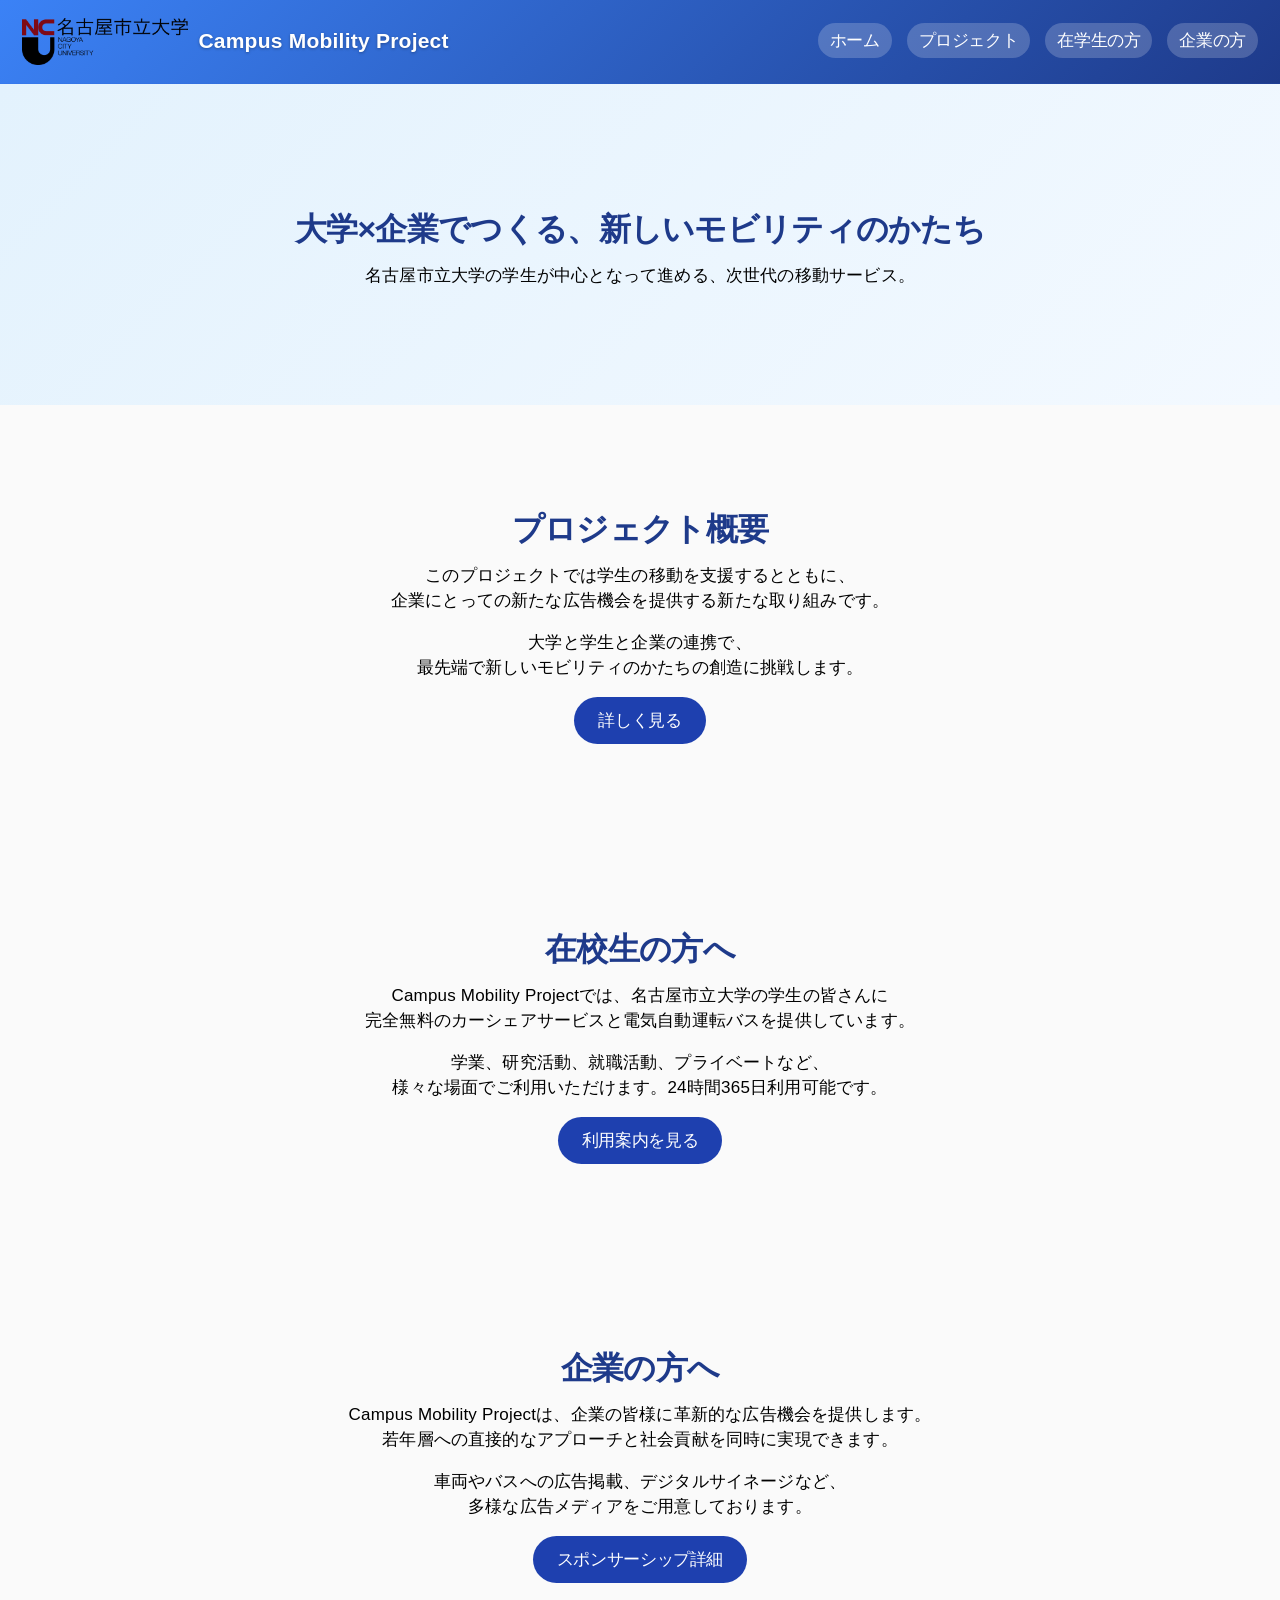
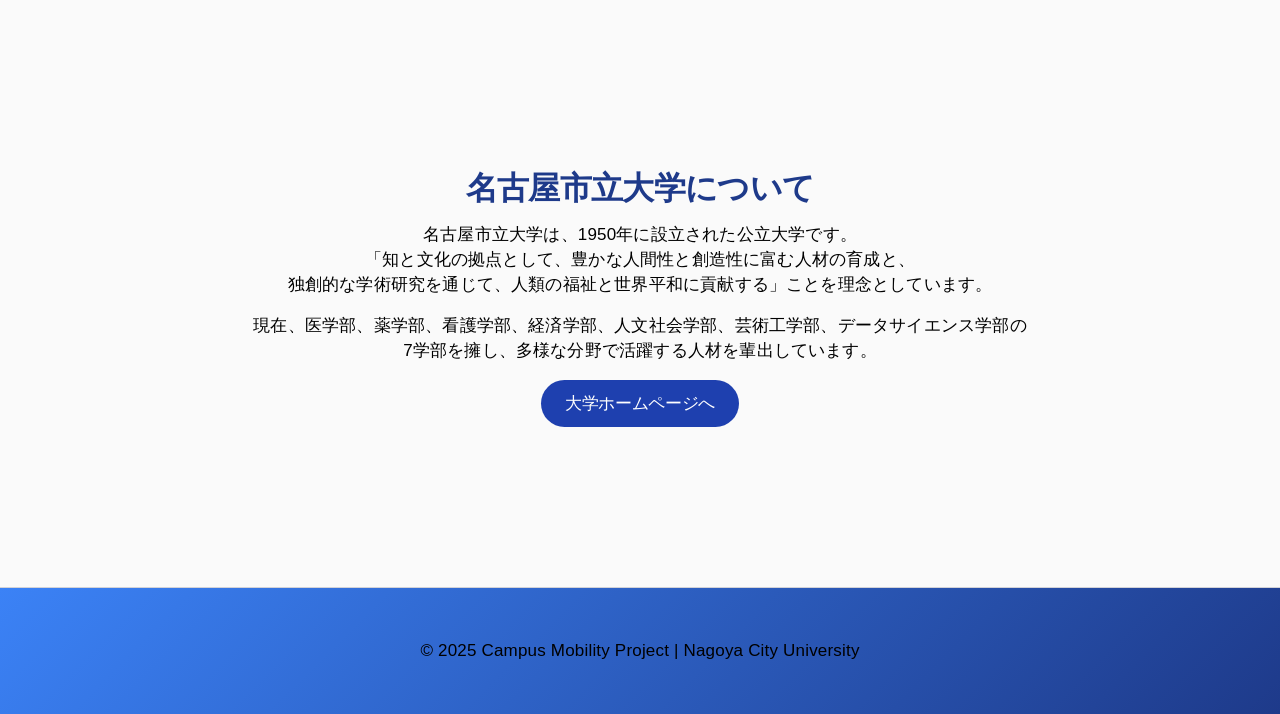
<file: index.html>
<!DOCTYPE html>
<html lang="ja">
<head>
  <meta charset="UTF-8">
  <meta name="viewport" content="width=device-width, initial-scale=1.0">
  <title>Campus Mobility Project - 大学生カーリースサービス</title>
  <link rel="preconnect" href="https://fonts.googleapis.com">
  <link rel="preconnect" href="https://fonts.gstatic.com" crossorigin>
  <link href="https://fonts.googleapis.com/css2?family=Poppins:wght@300;400;600;700&display=swap" rel="stylesheet">
  <link rel="stylesheet" href="style.css">
</head>
<body>
  <header>
    <div class="logo-area">
      <img src="images/ncu_logo.png" alt="名古屋市立大学ロゴ" class="logo">
      <h1>Campus Mobility Project</h1>
    </div>
    <nav>
      <ul>
        <li><a href="index.html">ホーム</a></li>
        <li><a href="about.html">プロジェクト</a></li>
        <li><a href="student.html">在学生の方</a></li>
        <li><a href="sponsor.html">企業の方</a></li>
      </ul>
    </nav>
  </header>

  <section id="hero">
    <h2>大学×企業でつくる、新しいモビリティのかたち</h2>
    <p>名古屋市立大学の学生が中心となって進める、次世代の移動サービス。</p>
    
  </section>


  <section id="about">
    <h2>プロジェクト概要</h2>
    <p>このプロジェクトでは学生の移動を支援するとともに、<br>
    企業にとっての新たな広告機会を提供する新たな取り組みです。</p>
    <p>大学と学生と企業の連携で、<br>
    最先端で新しいモビリティのかたちの創造に挑戦します。</p>
    <button id="learnMore">詳しく見る</button>
  </section>

  <section id="students">
    <h2>在校生の方へ</h2>
    <p>Campus Mobility Projectでは、名古屋市立大学の学生の皆さんに<br>
    完全無料のカーシェアサービスと電気自動運転バスを提供しています。</p>
    <p>学業、研究活動、就職活動、プライベートなど、<br>
    様々な場面でご利用いただけます。24時間365日利用可能です。</p>
    <button id="studentsInfo">利用案内を見る</button>
  </section>

  <section id="sponsors">
    <h2>企業の方へ</h2>
    <p>Campus Mobility Projectは、企業の皆様に革新的な広告機会を提供します。<br>
    若年層への直接的なアプローチと社会貢献を同時に実現できます。</p>
    <p>車両やバスへの広告掲載、デジタルサイネージなど、<br>
    多様な広告メディアをご用意しております。</p>
    <button id="sponsorInfo">スポンサーシップ詳細</button>
  </section>

  <section id="university">
    <h2>名古屋市立大学について</h2>
    <p>名古屋市立大学は、1950年に設立された公立大学です。<br>
    「知と文化の拠点として、豊かな人間性と創造性に富む人材の育成と、<br>
    独創的な学術研究を通じて、人類の福祉と世界平和に貢献する」ことを理念としています。</p>
    <p>現在、医学部、薬学部、看護学部、経済学部、人文社会学部、芸術工学部、データサイエンス学部の<br>
    7学部を擁し、多様な分野で活躍する人材を輩出しています。</p>
    <button id="visitUniversity">大学ホームページへ</button>
  </section>

  <footer>
    <p>© 2025 Campus Mobility Project | Nagoya City University</p>
  </footer>

  <script src="script.js"></script>
</body>
</html>
</file>
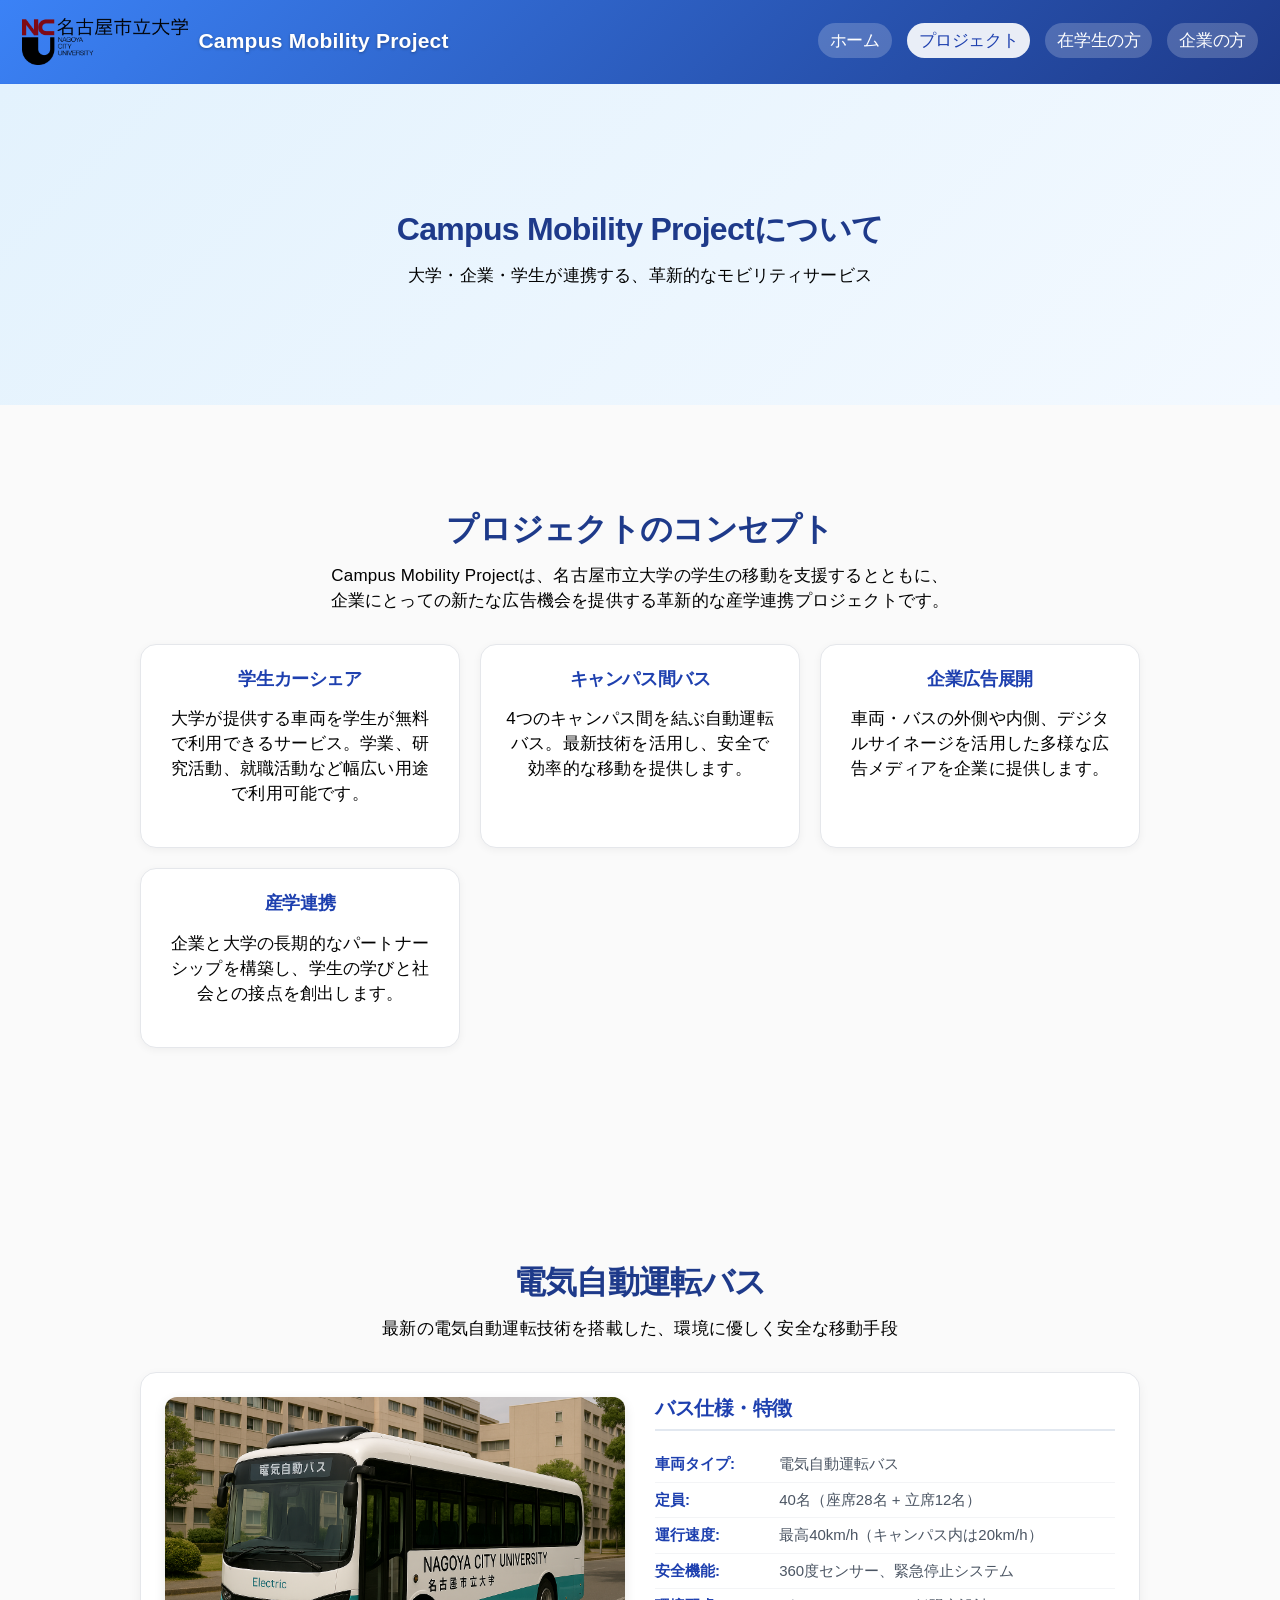
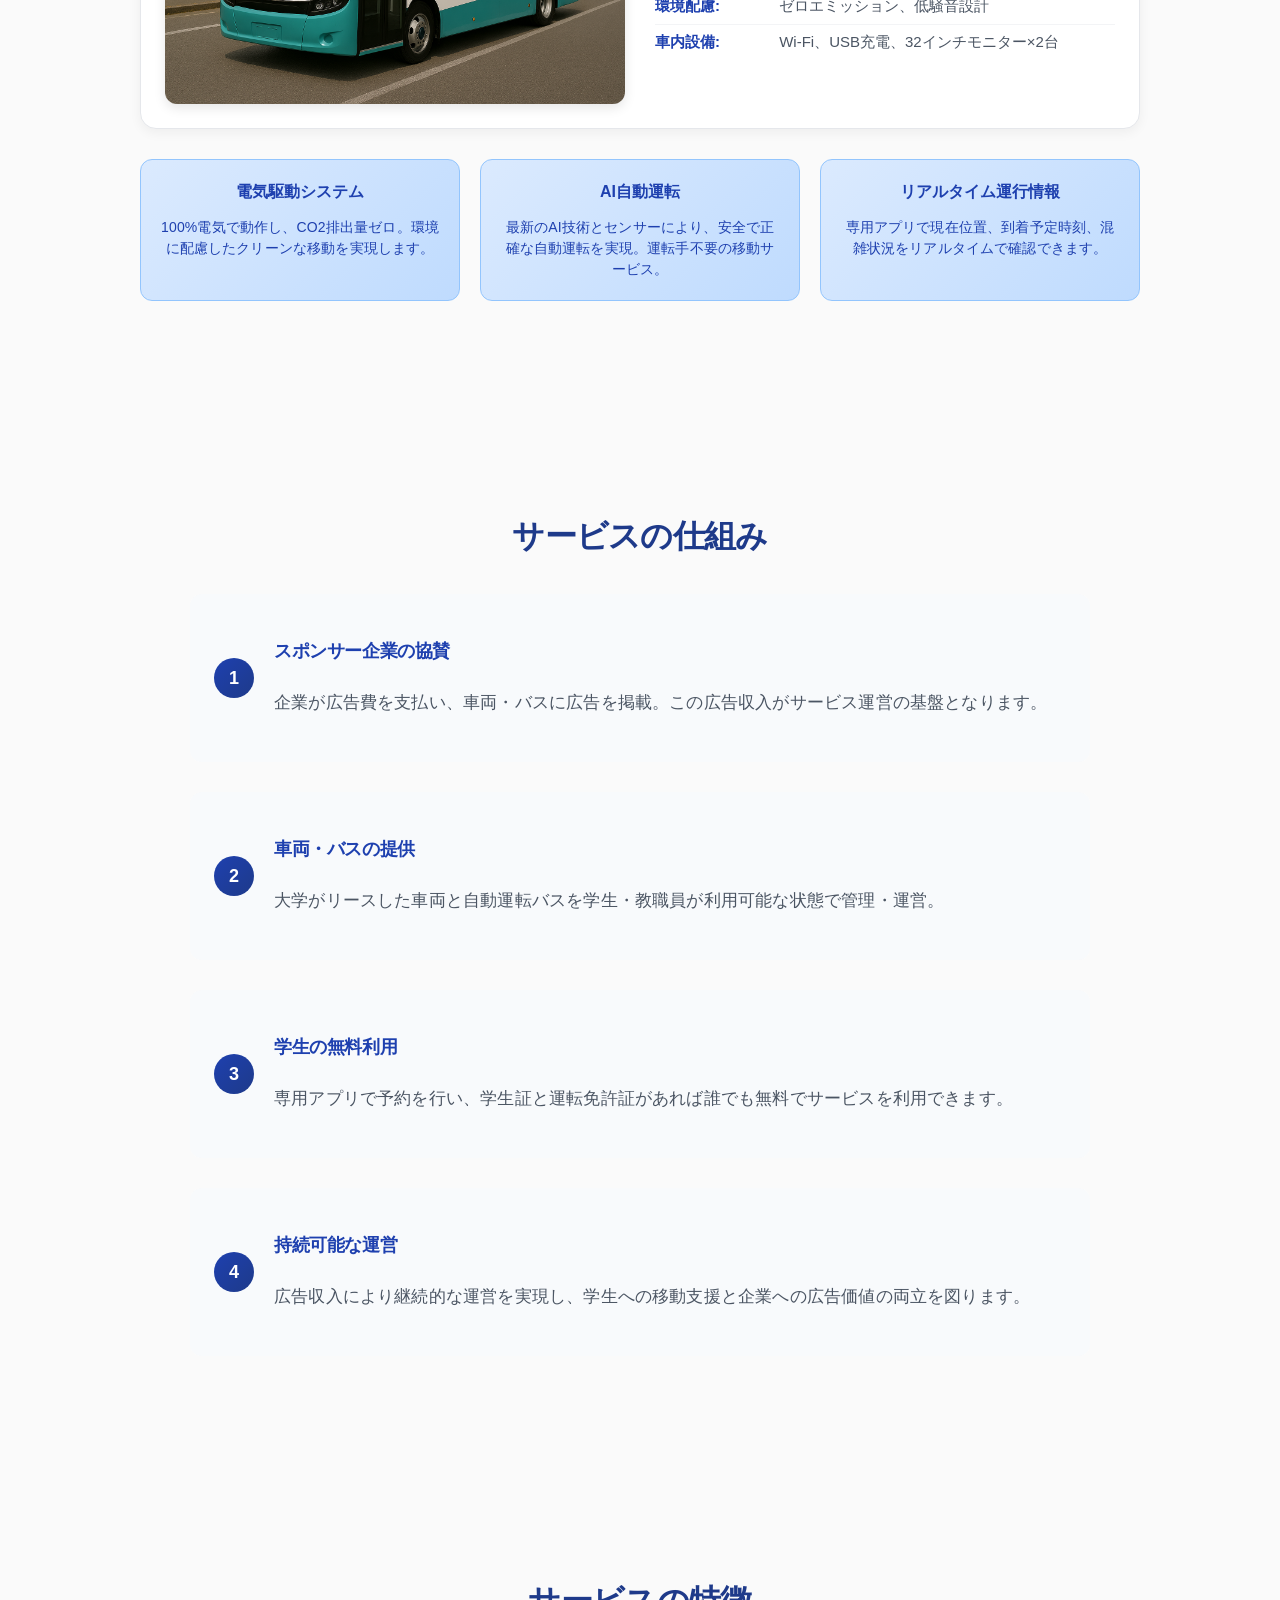
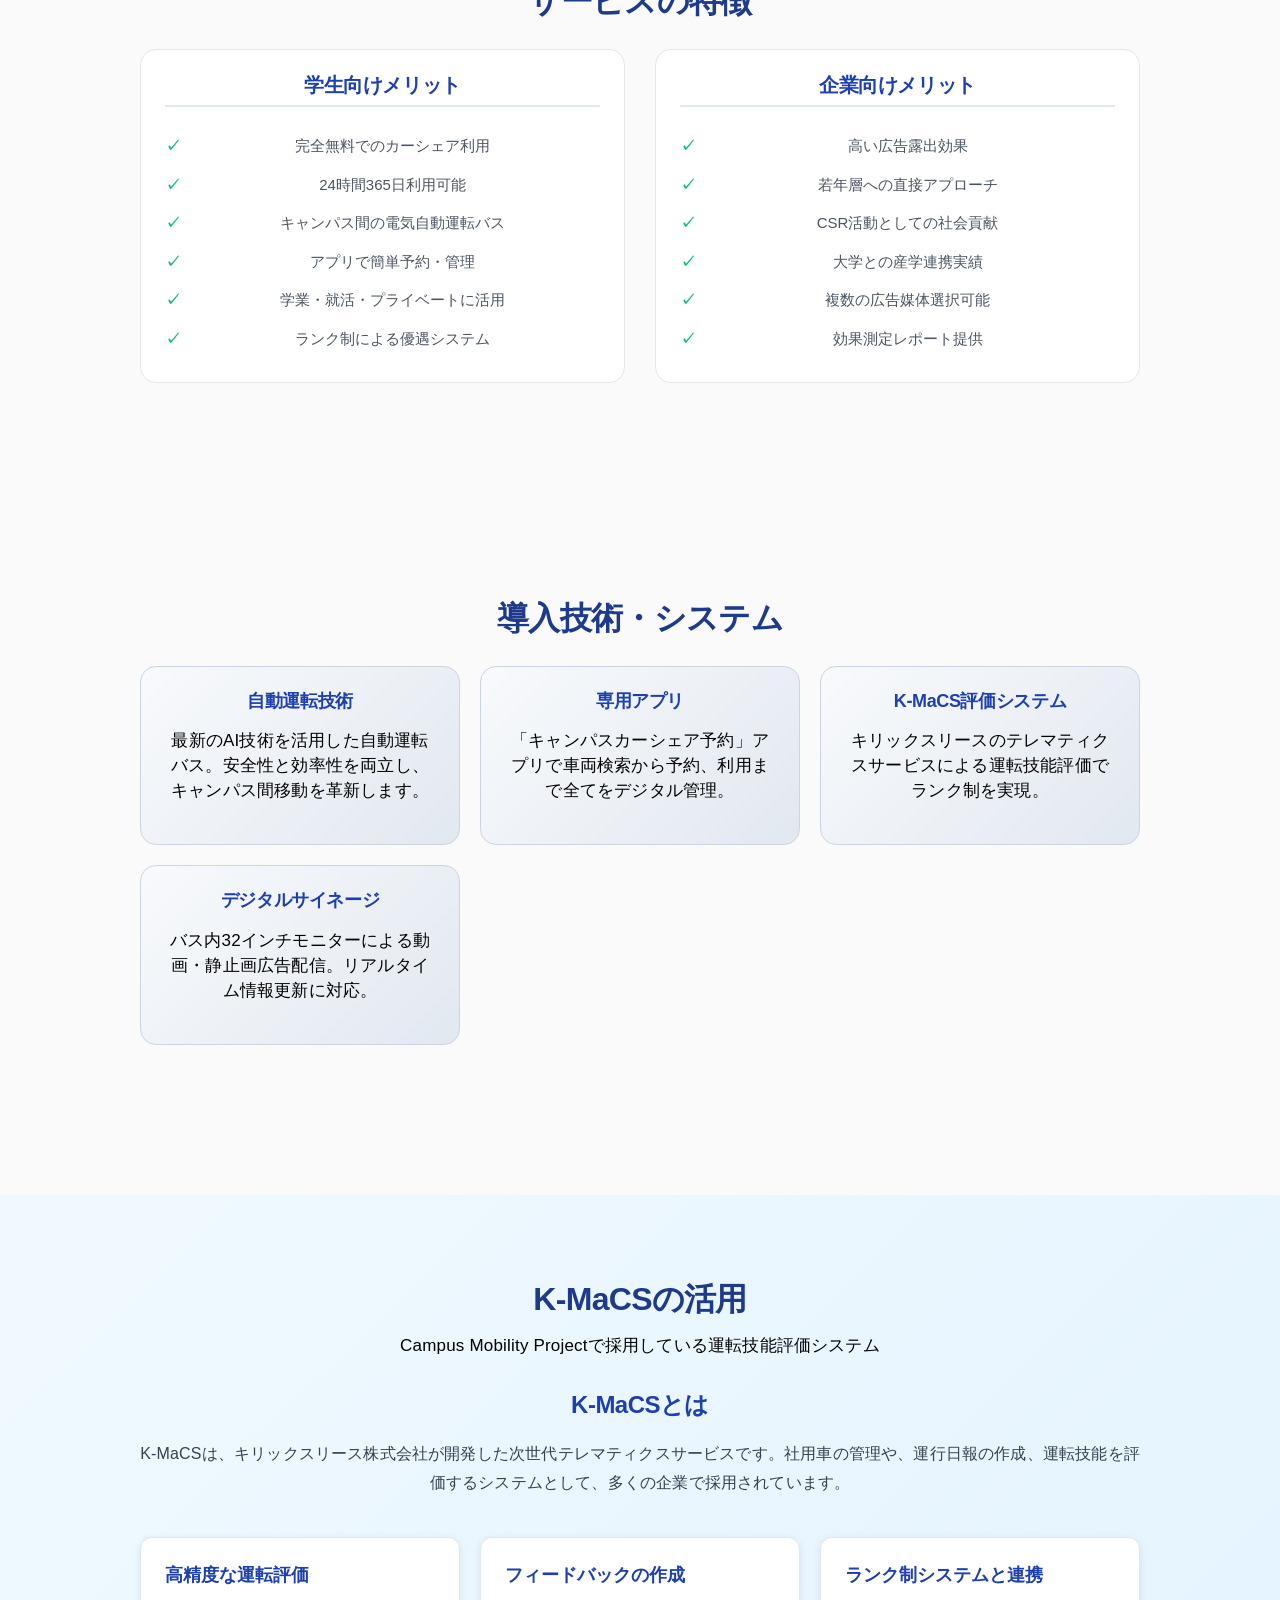
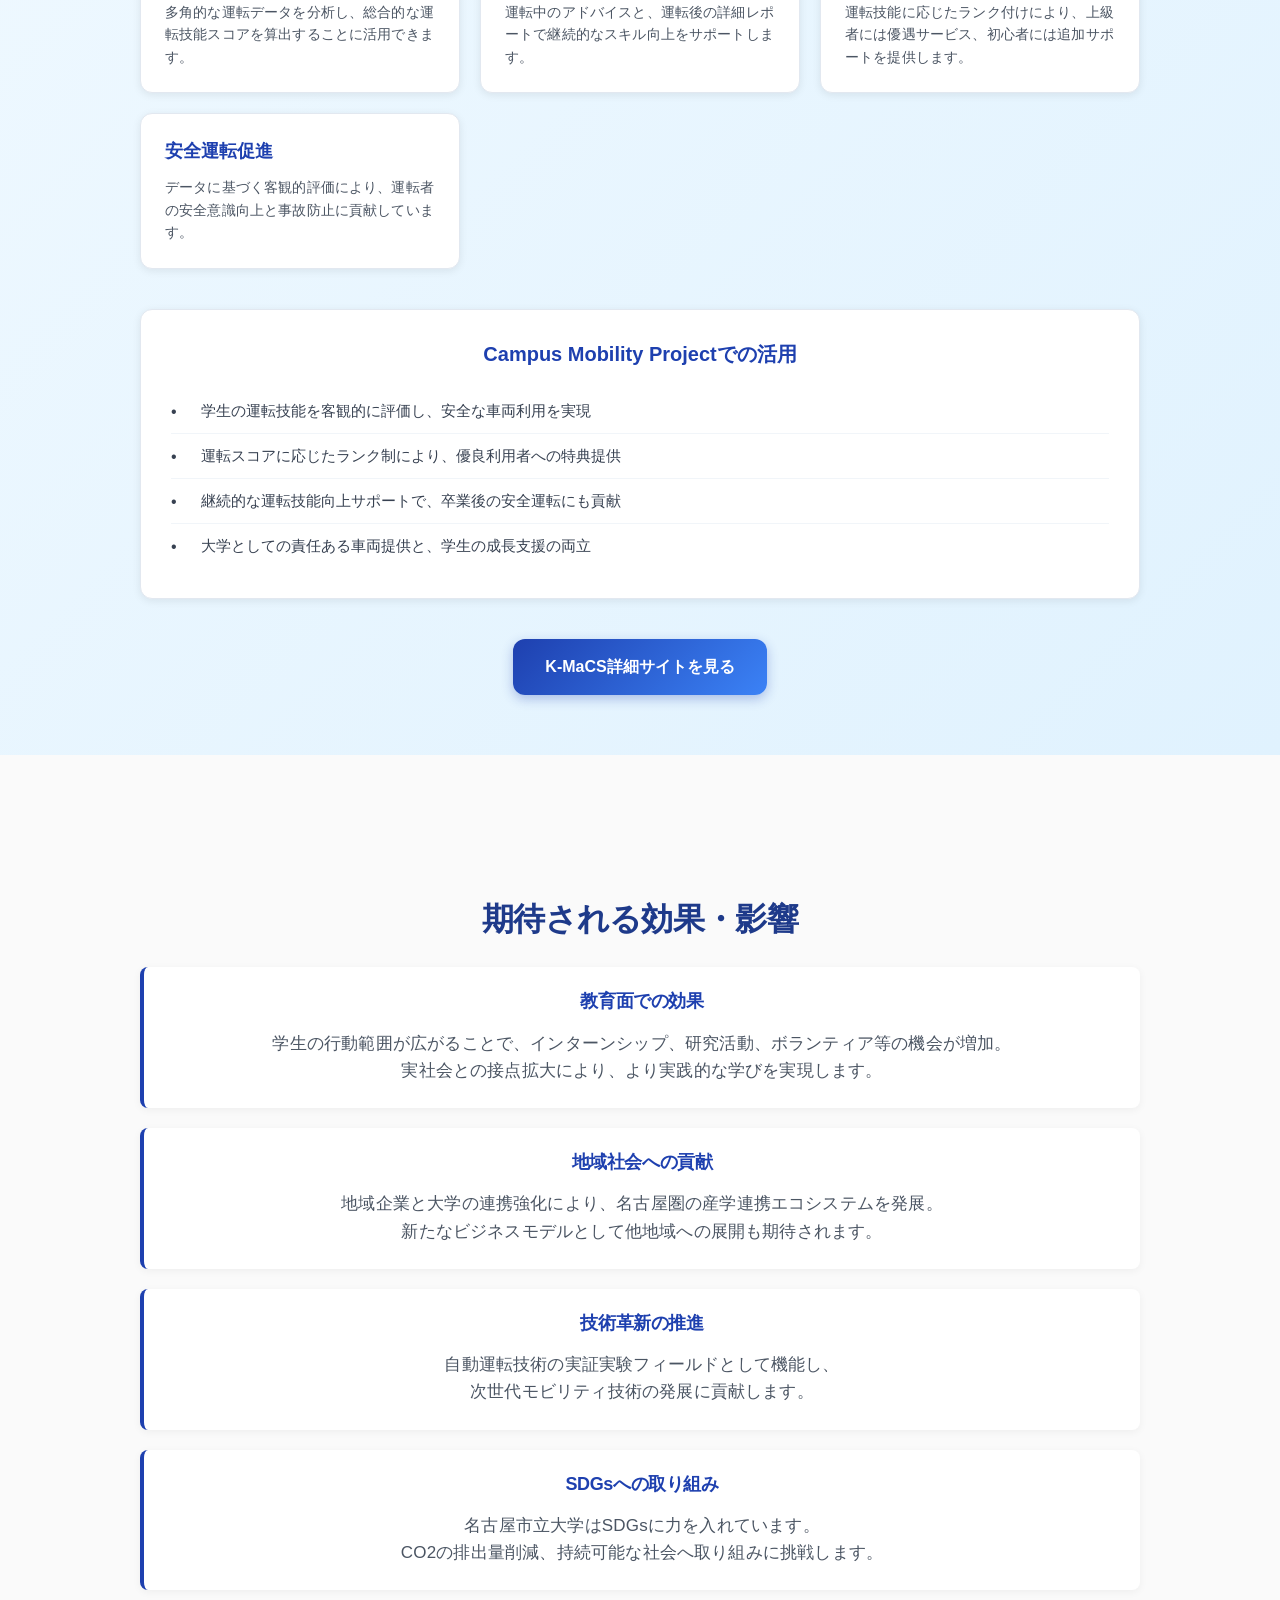
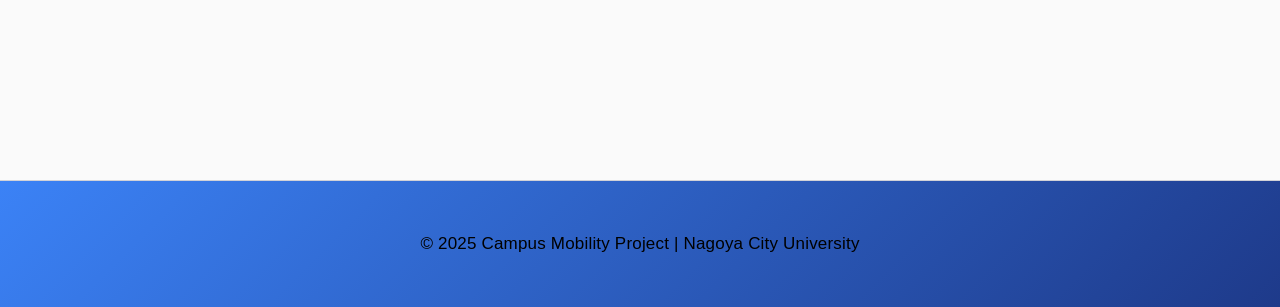
<file: about.html>
<!DOCTYPE html>
<html lang="ja">
<head>
  <meta charset="UTF-8">
  <meta name="viewport" content="width=device-width, initial-scale=1.0">
  <title>Campus Mobilityとは - サービス紹介</title>
  <link rel="preconnect" href="https://fonts.googleapis.com">
  <link rel="preconnect" href="https://fonts.gstatic.com" crossorigin>
  <link href="https://fonts.googleapis.com/css2?family=Poppins:wght@300;400;600;700&display=swap" rel="stylesheet">
  <link rel="stylesheet" href="style.css">
</head>
<body>
  <header>
    <div class="logo-area">
      <img src="images/ncu_logo.png" alt="名古屋市立大学ロゴ" class="logo">
      <h1>Campus Mobility Project</h1>
    </div>
    <nav>
      <ul>
        <li><a href="index.html">ホーム</a></li>
        <li><a href="about.html" class="active">プロジェクト</a></li>
        <li><a href="student.html">在学生の方</a></li>
        <li><a href="sponsor.html">企業の方</a></li>
      </ul>
    </nav>
  </header>

  <section id="hero">
    <h2>Campus Mobility Projectについて</h2>
    <p>大学・企業・学生が連携する、革新的なモビリティサービス</p>
  </section>

  <section id="concept">
    <h2> プロジェクトのコンセプト</h2>
    <p>Campus Mobility Projectは、名古屋市立大学の学生の移動を支援するとともに、<br>
    企業にとっての新たな広告機会を提供する革新的な産学連携プロジェクトです。</p>
    
    <div class="concept-grid">
      <div class="concept-card">
        <h3>学生カーシェア</h3>
        <p>大学が提供する車両を学生が無料で利用できるサービス。学業、研究活動、就職活動など幅広い用途で利用可能です。</p>
      </div>
      <div class="concept-card">
        <h3>キャンパス間バス</h3>
        <p>4つのキャンパス間を結ぶ自動運転バス。最新技術を活用し、安全で効率的な移動を提供します。</p>
      </div>
      <div class="concept-card">
        <h3>企業広告展開</h3>
        <p>車両・バスの外側や内側、デジタルサイネージを活用した多様な広告メディアを企業に提供します。</p>
      </div>
      <div class="concept-card">
        <h3>産学連携</h3>
        <p>企業と大学の長期的なパートナーシップを構築し、学生の学びと社会との接点を創出します。</p>
      </div>
    </div>
  </section>

  <section id="bus-showcase">
    <h2> 電気自動運転バス</h2>
    <p>最新の電気自動運転技術を搭載した、環境に優しく安全な移動手段</p>
    
    <div class="bus-image-container">
      <img src="images/bus_model.png" alt="電気自動運転バスのモデル画像" class="bus-model-image">
      <div class="bus-specs">
        <h3>バス仕様・特徴</h3>
        <ul class="spec-list">
          <li><strong>車両タイプ:</strong> 電気自動運転バス</li>
          <li><strong>定員:</strong> 40名（座席28名 + 立席12名）</li>
          <li><strong>運行速度:</strong> 最高40km/h（キャンパス内は20km/h）</li>
          <li><strong>安全機能:</strong> 360度センサー、緊急停止システム</li>
          <li><strong>環境配慮:</strong> ゼロエミッション、低騒音設計</li>
          <li><strong>車内設備:</strong> Wi-Fi、USB充電、32インチモニター×2台</li>
        </ul>
      </div>
    </div>
    
    <div class="bus-features-grid">
      <div class="feature-highlight">
        <h4> 電気駆動システム</h4>
        <p>100%電気で動作し、CO2排出量ゼロ。環境に配慮したクリーンな移動を実現します。</p>
      </div>
      <div class="feature-highlight">
        <h4>AI自動運転</h4>
        <p>最新のAI技術とセンサーにより、安全で正確な自動運転を実現。運転手不要の移動サービス。</p>
      </div>
      <div class="feature-highlight">
        <h4>リアルタイム運行情報</h4>
        <p>専用アプリで現在位置、到着予定時刻、混雑状況をリアルタイムで確認できます。</p>
      </div>
    </div>
  </section>

  <section id="mechanism">
    <h2>サービスの仕組み</h2>
    
    <div class="mechanism-steps">
      <div class="step-item">
        <div class="step-number">1</div>
        <div class="step-content">
          <h3>スポンサー企業の協賛</h3>
          <p>企業が広告費を支払い、車両・バスに広告を掲載。この広告収入がサービス運営の基盤となります。</p>
        </div>
      </div>
      
      <div class="step-item">
        <div class="step-number">2</div>
        <div class="step-content">
          <h3>車両・バスの提供</h3>
          <p>大学がリースした車両と自動運転バスを学生・教職員が利用可能な状態で管理・運営。</p>
        </div>
      </div>
      
      <div class="step-item">
        <div class="step-number">3</div>
        <div class="step-content">
          <h3>学生の無料利用</h3>
          <p>専用アプリで予約を行い、学生証と運転免許証があれば誰でも無料でサービスを利用できます。</p>
        </div>
      </div>
      
      <div class="step-item">
        <div class="step-number">4</div>
        <div class="step-content">
          <h3>持続可能な運営</h3>
          <p>広告収入により継続的な運営を実現し、学生への移動支援と企業への広告価値の両立を図ります。</p>
        </div>
      </div>
    </div>
  </section>

  <section id="features">
    <h2>サービスの特徴</h2>
    
    <div class="features-container">
      <div class="feature-category">
        <h3>学生向けメリット</h3>
        <ul class="feature-list">
          <li>完全無料でのカーシェア利用</li>
          <li>24時間365日利用可能</li>
          <li>キャンパス間の電気自動運転バス</li>
          <li>アプリで簡単予約・管理</li>
          <li>学業・就活・プライベートに活用</li>
          <li>ランク制による優遇システム</li>
        </ul>
      </div>
      
      <div class="feature-category">
        <h3>企業向けメリット</h3>
        <ul class="feature-list">
          <li>高い広告露出効果</li>
          <li>若年層への直接アプローチ</li>
          <li>CSR活動としての社会貢献</li>
          <li>大学との産学連携実績</li>
          <li>複数の広告媒体選択可能</li>
          <li>効果測定レポート提供</li>
        </ul>
      </div>
    </div>
  </section>

  <section id="technology">
    <h2> 導入技術・システム</h2>
    
    <div class="tech-grid">
      <div class="tech-card">
        <h3>自動運転技術</h3>
        <p>最新のAI技術を活用した自動運転バス。安全性と効率性を両立し、キャンパス間移動を革新します。</p>
      </div>
      
      <div class="tech-card">
        <h3> 専用アプリ</h3>
        <p>「キャンパスカーシェア予約」アプリで車両検索から予約、利用まで全てをデジタル管理。</p>
      </div>
      
      <div class="tech-card">
        <h3> K-MaCS評価システム</h3>
        <p>キリックスリースのテレマティクスサービスによる運転技能評価でランク制を実現。</p>
      </div>
      
      <div class="tech-card">
        <h3> デジタルサイネージ</h3>
        <p>バス内32インチモニターによる動画・静止画広告配信。リアルタイム情報更新に対応。</p>
      </div>
    </div>
  </section>

  <section id="kmacs">
    <h2>K-MaCSの活用</h2>
    <p>Campus Mobility Projectで採用している運転技能評価システム</p>
    
    <div class="kmacs-container">
      <div class="kmacs-content">
        <h3>K-MaCSとは</h3>
        <p>K-MaCSは、キリックスリース株式会社が開発した次世代テレマティクスサービスです。社用車の管理や、運行日報の作成、運転技能を評価するシステムとして、多くの企業で採用されています。</p>
        
        <div class="kmacs-features">
          <div class="kmacs-feature">
            <h4>高精度な運転評価</h4>
            <p>多角的な運転データを分析し、総合的な運転技能スコアを算出することに活用できます。</p>
          </div>
          
          <div class="kmacs-feature">
            <h4> フィードバックの作成</h4>
            <p>運転中のアドバイスと、運転後の詳細レポートで継続的なスキル向上をサポートします。</p>
          </div>
          
          <div class="kmacs-feature">
            <h4> ランク制システムと連携</h4>
            <p>運転技能に応じたランク付けにより、上級者には優遇サービス、初心者には追加サポートを提供します。</p>
          </div>
          
          <div class="kmacs-feature">
            <h4> 安全運転促進</h4>
            <p>データに基づく客観的評価により、運転者の安全意識向上と事故防止に貢献しています。</p>
          </div>
        </div>
        
        <div class="kmacs-benefits">
          <h4>Campus Mobility Projectでの活用</h4>
          <ul class="kmacs-benefit-list">
            <li>学生の運転技能を客観的に評価し、安全な車両利用を実現</li>
            <li>運転スコアに応じたランク制により、優良利用者への特典提供</li>
            <li>継続的な運転技能向上サポートで、卒業後の安全運転にも貢献</li>
            <li>大学としての責任ある車両提供と、学生の成長支援の両立</li>
          </ul>
        </div>
        
        <div class="kmacs-cta">
          <a href="https://www.kirix.co.jp/lease/kmacs.html" target="_blank" rel="noopener noreferrer" class="kmacs-button">
            K-MaCS詳細サイトを見る
          </a>
        </div>
      </div>
    </div>
  </section>

  <section id="impact">
    <h2> 期待される効果・影響</h2>
    
    <div class="impact-container">
      <div class="impact-item">
        <h3>教育面での効果</h3>
        <p>学生の行動範囲が広がることで、インターンシップ、研究活動、ボランティア等の機会が増加。<br>
        実社会との接点拡大により、より実践的な学びを実現します。</p>
      </div>
      
      <div class="impact-item">
        <h3>地域社会への貢献</h3>
        <p>地域企業と大学の連携強化により、名古屋圏の産学連携エコシステムを発展。<br>
        新たなビジネスモデルとして他地域への展開も期待されます。</p>
      </div>
      
      <div class="impact-item">
        <h3>技術革新の推進</h3>
        <p>自動運転技術の実証実験フィールドとして機能し、<br>
        次世代モビリティ技術の発展に貢献します。</p>
      </div>

      <div class="impact-item">
        <h3>SDGsへの取り組み</h3>
        <p>名古屋市立大学はSDGsに力を入れています。<br>
        CO2の排出量削減、持続可能な社会へ取り組みに挑戦します。</p>
      </div>
    </div>
  </section>

  <footer>
    <p>© 2025 Campus Mobility Project | Nagoya City University</p>
  </footer>

  <script src="script.js"></script>
</body>
</html>
</file>
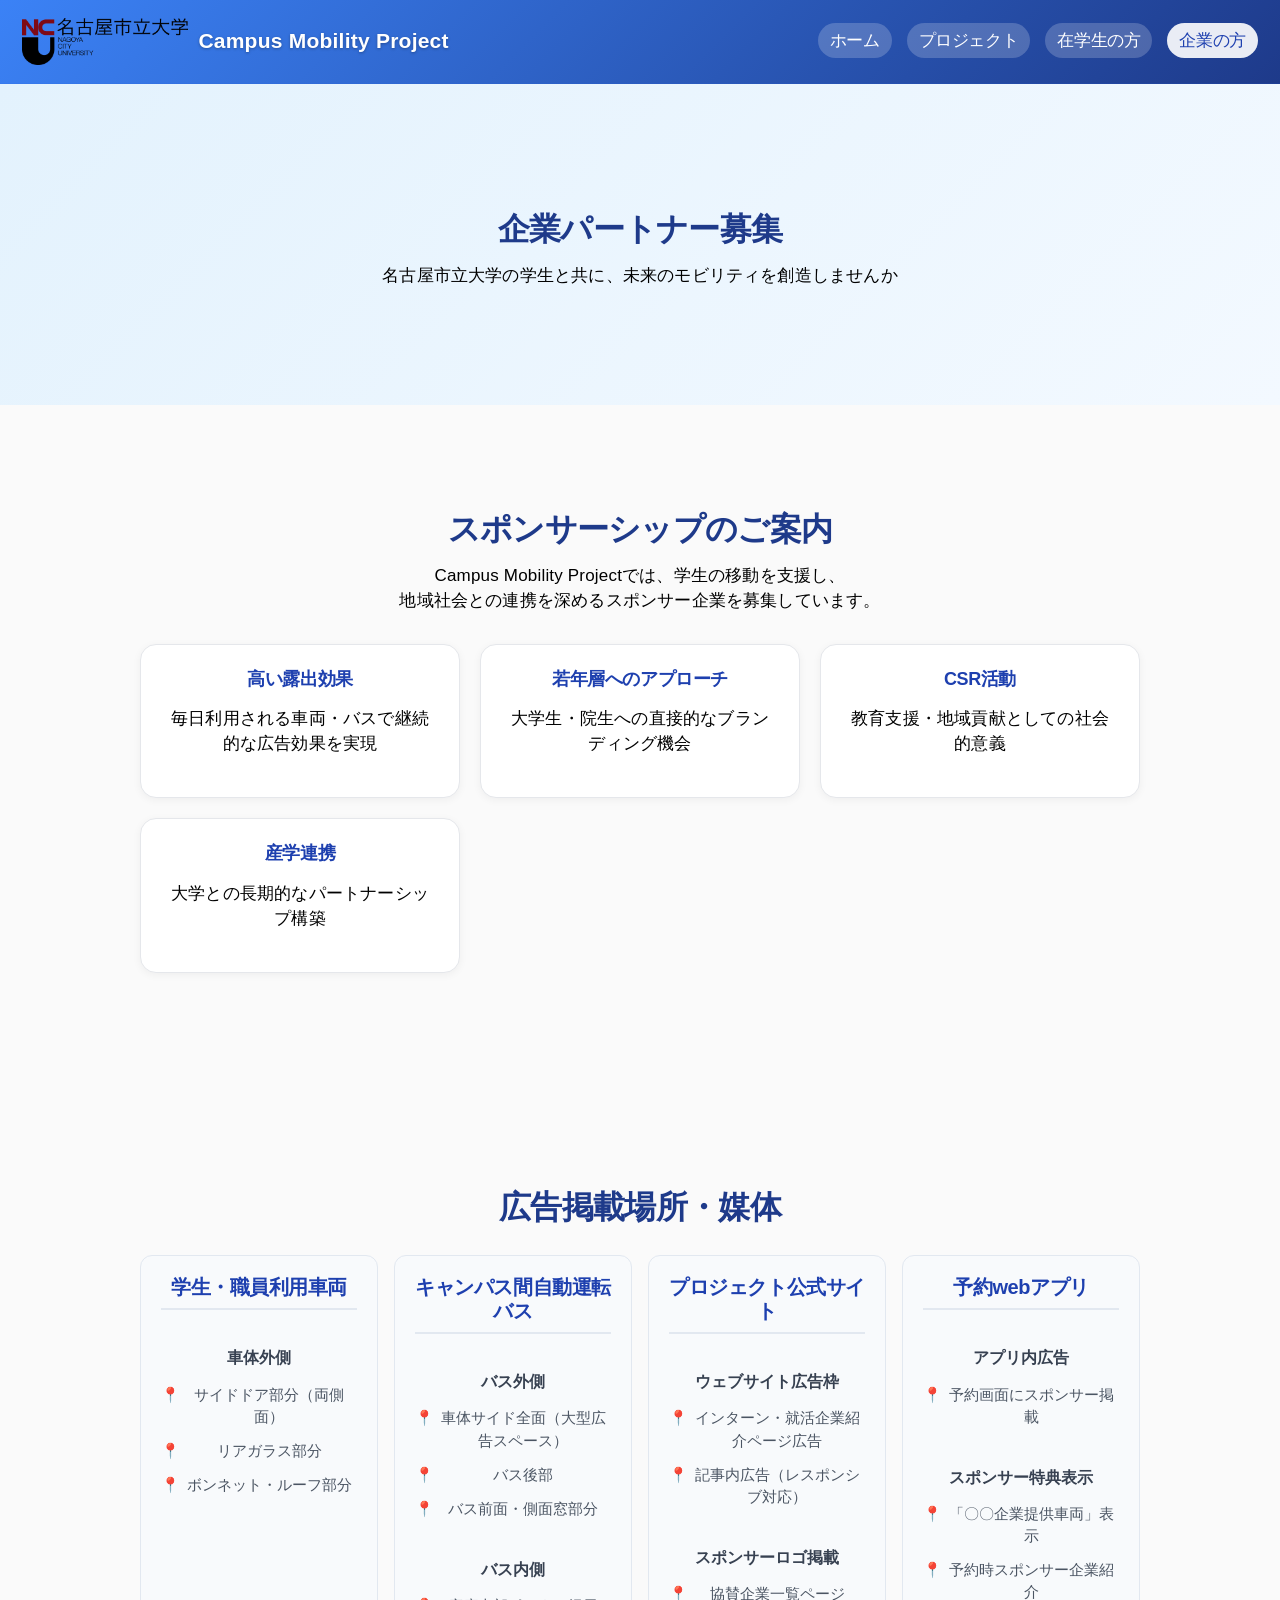
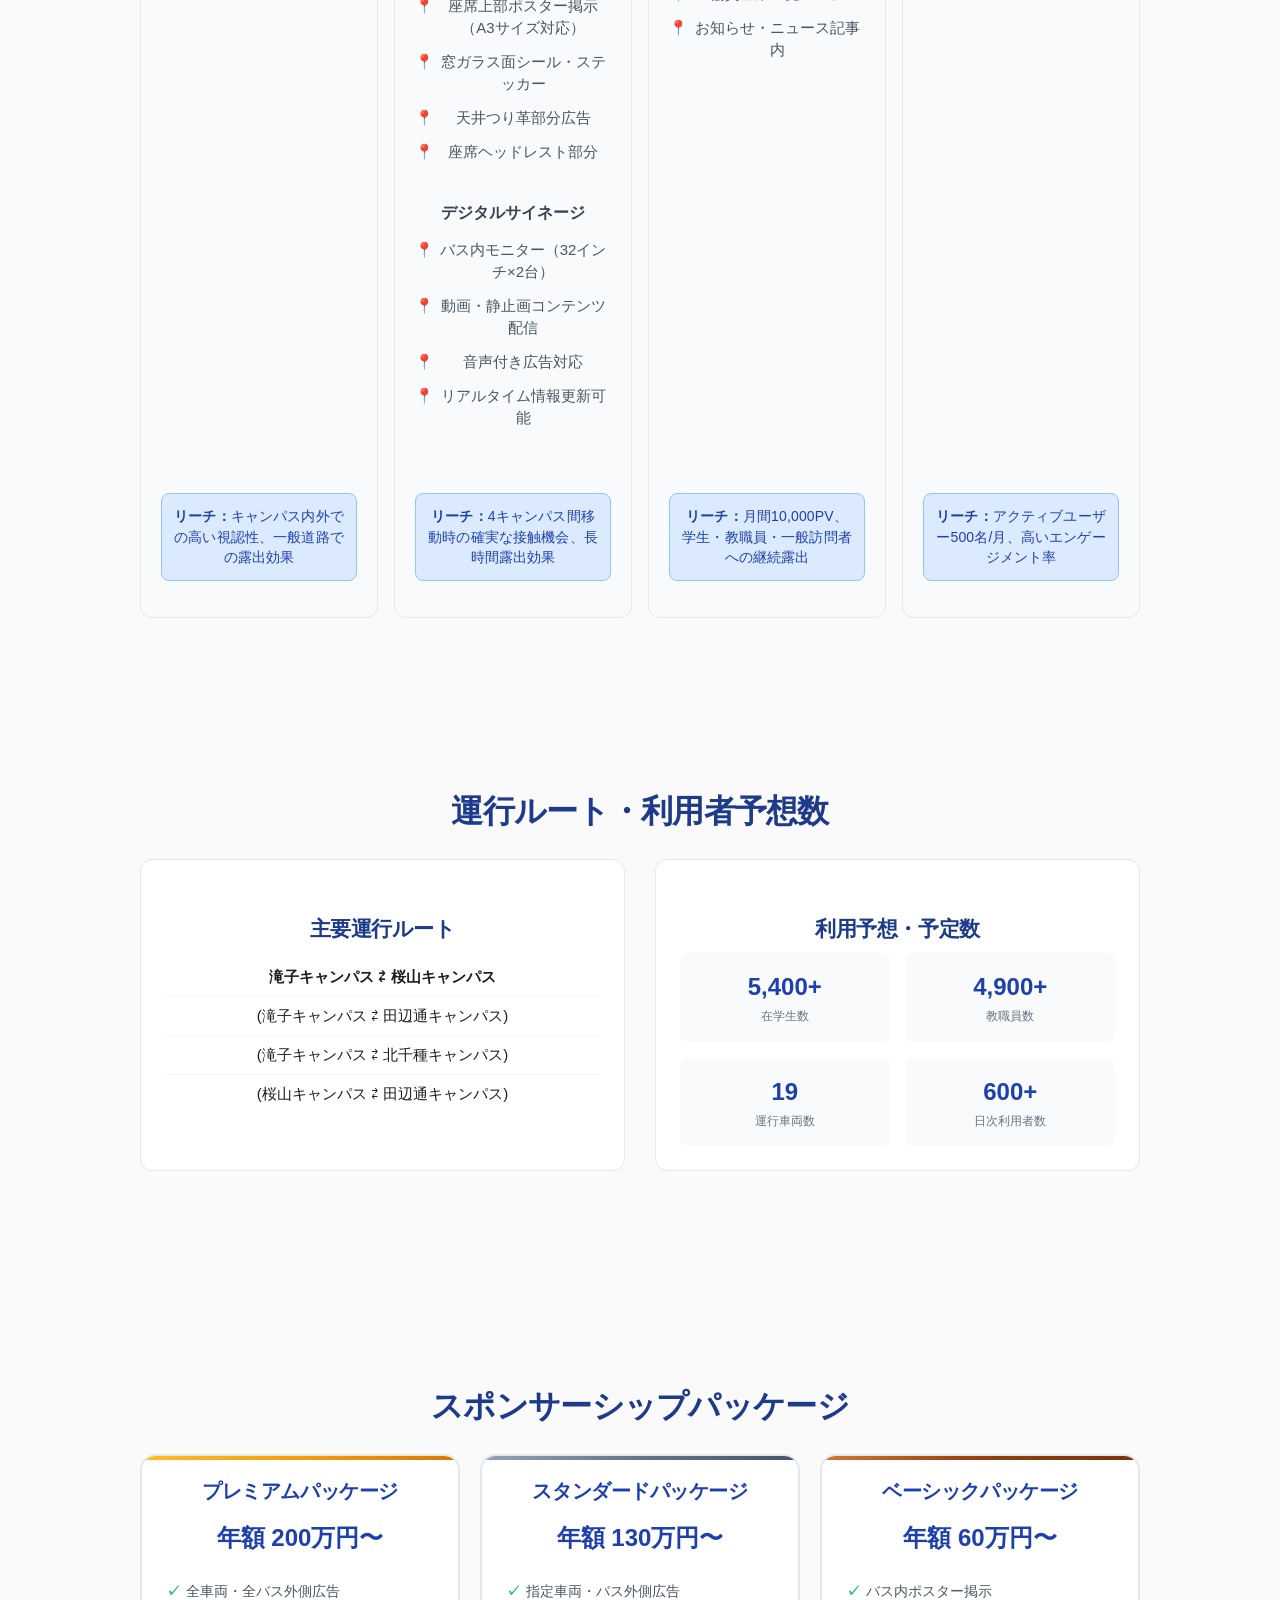
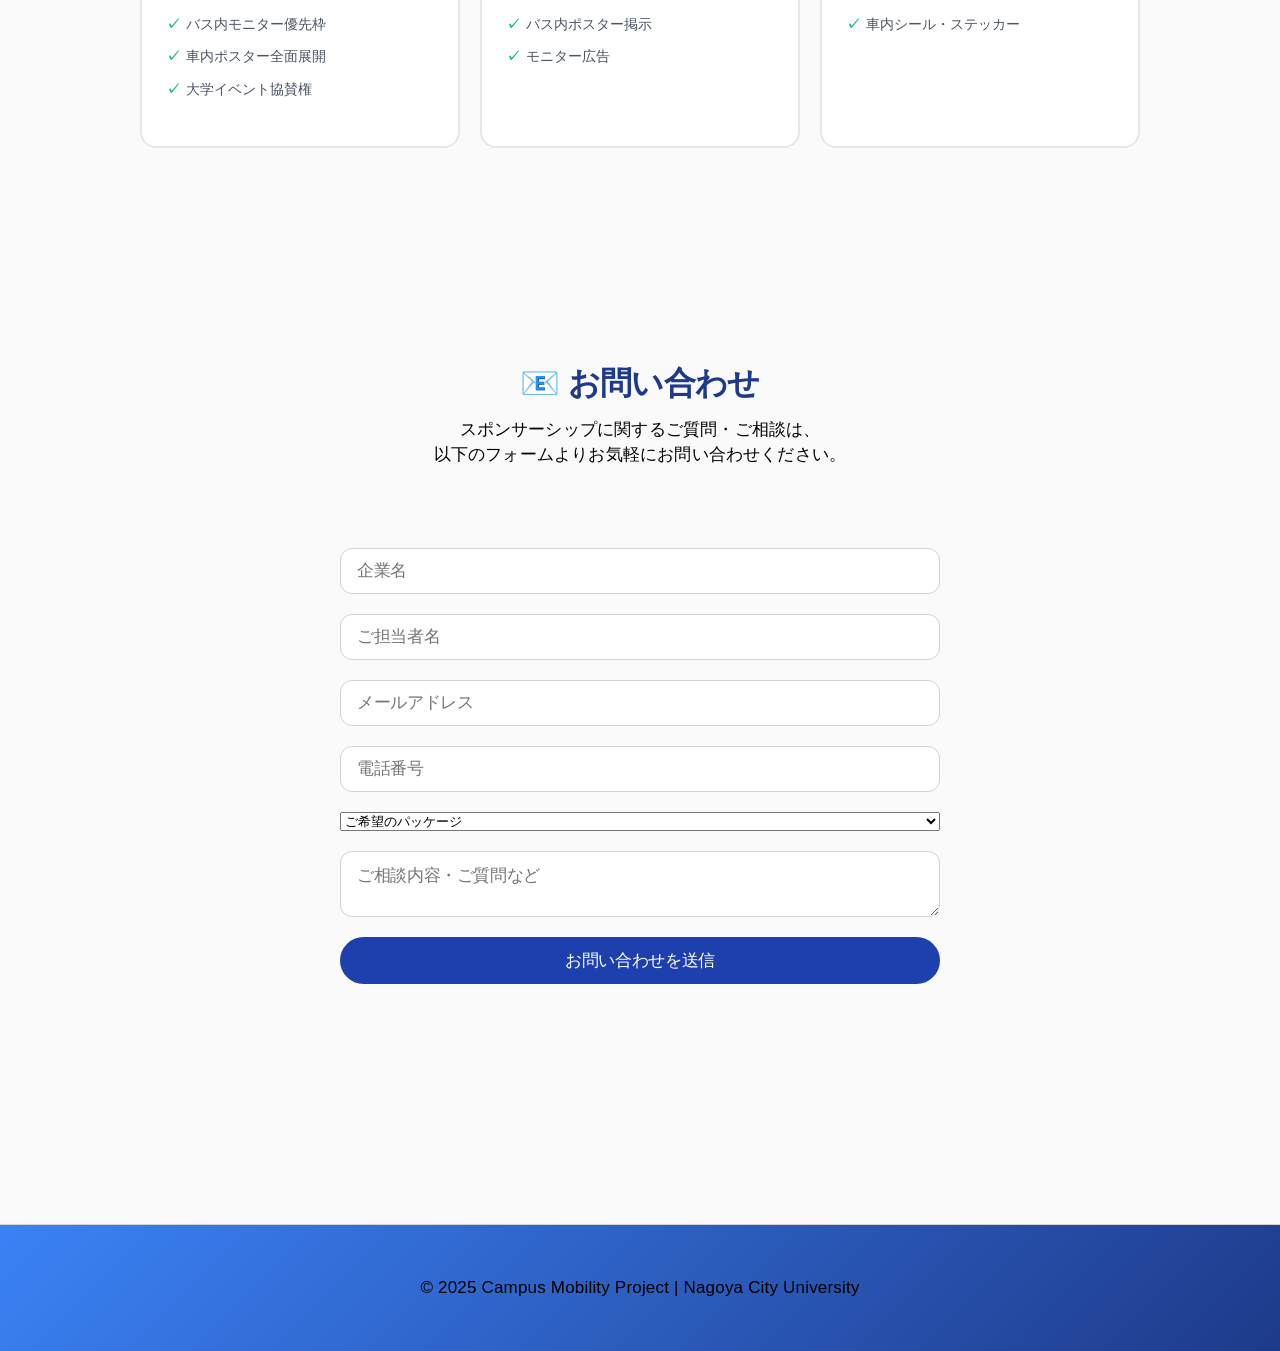
<file: sponsor.html>
<!DOCTYPE html>
<html lang="ja">
<head>
  <meta charset="UTF-8">
  <meta name="viewport" content="width=device-width, initial-scale=1.0">
  <title>Campus Mobility Project - スポンサー募集</title>
  <link rel="preconnect" href="https://fonts.googleapis.com">
  <link rel="preconnect" href="https://fonts.gstatic.com" crossorigin>
  <link href="https://fonts.googleapis.com/css2?family=Poppins:wght@300;400;600;700&display=swap" rel="stylesheet">
  <link rel="stylesheet" href="style.css">
</head>
<body>
  <header>
    <div class="logo-area">
      <img src="images/ncu_logo.png" alt="名古屋市立大学ロゴ" class="logo">
      <h1>Campus Mobility Project</h1>
    </div>
    <nav>
      <ul>
        <li><a href="index.html">ホーム</a></li>
        <li><a href="about.html">プロジェクト</a></li>
        <li><a href="student.html">在学生の方</a></li>
        <li><a href="sponsor.html" class="active">企業の方</a></li>
      </ul>
    </nav>
  </header>

  <section id="hero">
    <h2>企業パートナー募集</h2>
    <p>名古屋市立大学の学生と共に、未来のモビリティを創造しませんか</p>
  </section>

  <section id="overview">
    <h2>スポンサーシップのご案内</h2>
    <p>Campus Mobility Projectでは、学生の移動を支援し、<br>
    地域社会との連携を深めるスポンサー企業を募集しています。</p>
    
    <div class="benefits-grid">
      <div class="benefit-card">
        <h3>高い露出効果</h3>
        <p>毎日利用される車両・バスで継続的な広告効果を実現</p>
      </div>
      <div class="benefit-card">
        <h3>若年層へのアプローチ</h3>
        <p>大学生・院生への直接的なブランディング機会</p>
      </div>
      <div class="benefit-card">
        <h3>CSR活動</h3>
        <p>教育支援・地域貢献としての社会的意義</p>
      </div>
      <div class="benefit-card">
        <h3>産学連携</h3>
        <p>大学との長期的なパートナーシップ構築</p>
      </div>
    </div>
  </section>

  <section id="advertising">
    <h2> 広告掲載場所・媒体</h2>
    
    <div class="ad-locations">
      <div class="location-category">
        <h3> 学生・職員利用車両</h3>
        <div class="location-details">
          <h4>車体外側</h4>
          <ul class="location-list">
            <li>サイドドア部分（両側面）</li>
            <li>リアガラス部分</li>
            <li>ボンネット・ルーフ部分</li>
          </ul>
          <p class="reach-info"><strong>リーチ：</strong>キャンパス内外での高い視認性、一般道路での露出効果</p>
        </div>
      </div>

      <div class="location-category">
        <h3> キャンパス間自動運転バス</h3>
        <div class="location-details">
          <h4>バス外側</h4>
          <ul class="location-list">
            <li>車体サイド全面（大型広告スペース）</li>
            <li>バス後部</li>
            <li>バス前面・側面窓部分</li>
          </ul>
          
          <h4>バス内側</h4>
          <ul class="location-list">
            <li>座席上部ポスター掲示（A3サイズ対応）</li>
            <li>窓ガラス面シール・ステッカー</li>
            <li>天井つり革部分広告</li>
            <li>座席ヘッドレスト部分</li>
          </ul>
          
          <h4>デジタルサイネージ</h4>
          <ul class="location-list">
            <li>バス内モニター（32インチ×2台）</li>
            <li>動画・静止画コンテンツ配信</li>
            <li>音声付き広告対応</li>
            <li>リアルタイム情報更新可能</li>
          </ul>
          <p class="reach-info"><strong>リーチ：</strong>4キャンパス間移動時の確実な接触機会、長時間露出効果</p>
        </div>
      </div>

      <div class="location-category">
        <h3> プロジェクト公式サイト</h3>
        <div class="location-details">
          <h4>ウェブサイト広告枠</h4>
          <ul class="location-list">
            <li>インターン・就活企業紹介ページ広告</li>
            <li>記事内広告（レスポンシブ対応）</li>
          </ul>
          
          <h4>スポンサーロゴ掲載</h4>
          <ul class="location-list">
            <li>協賛企業一覧ページ</li>
            <li>お知らせ・ニュース記事内</li>
          </ul>
          <p class="reach-info"><strong>リーチ：</strong>月間10,000PV、学生・教職員・一般訪問者への継続露出</p>
        </div>
      </div>

      <div class="location-category">
        <h3> 予約webアプリ</h3>
        <div class="location-details">
          <h4>アプリ内広告</h4>
          <ul class="location-list">
            <li>予約画面にスポンサー掲載</li>

          </ul>
          
          <h4>スポンサー特典表示</h4>
          <ul class="location-list">
            <li>「〇〇企業提供車両」表示</li>
            <li>予約時スポンサー企業紹介</li>
          </ul>
          <p class="reach-info"><strong>リーチ：</strong>アクティブユーザー500名/月、高いエンゲージメント率</p>
        </div>
    </div>
  </section>


  <section id="routes">
    <h2> 運行ルート・利用者予想数</h2>
    
    <div class="routes-info">
      <div class="route-card">
        <h3>主要運行ルート</h3>
        <ul class="route-list">
          <li><strong>滝子キャンパス ⇄ 桜山キャンパス</strong></li>
          <li>(滝子キャンパス ⇄ 田辺通キャンパス)</li>
          <li>(滝子キャンパス ⇄ 北千種キャンパス)</li>
          <li>(桜山キャンパス ⇄ 田辺通キャンパス)</li>
        </ul>
      </div>
      
      <div class="usage-stats">
        <h3>利用予想・予定数</h3>
        <div class="stats-grid">
          <div class="stat-item">
            <div class="stat-number">5,400+</div>
            <div class="stat-label">在学生数</div>
          </div>
          <div class="stat-item">
            <div class="stat-number">4,900+</div>
            <div class="stat-label">教職員数</div>
          </div>
          <div class="stat-item">
            <div class="stat-number">19</div>
            <div class="stat-label">運行車両数</div>
          </div>
          <div class="stat-item">
            <div class="stat-number">600+</div>
            <div class="stat-label">日次利用者数</div>
          </div>
        </div>
      </div>
    </div>
  </section>

  <section id="packages">
    <h2> スポンサーシップパッケージ</h2>
    
    <div class="packages-grid">
      <div class="package-card premium">
        <h3> プレミアムパッケージ</h3>
        <div class="package-price">年額 200万円〜</div>
        <ul class="package-features">
          <li>全車両・全バス外側広告</li>
          <li>バス内モニター優先枠</li>
          <li>車内ポスター全面展開</li>
          <li>大学イベント協賛権</li>
          
        </ul>
      </div>
      
      <div class="package-card standard">
        <h3> スタンダードパッケージ</h3>
        <div class="package-price">年額 130万円〜</div>
        <ul class="package-features">
          <li>指定車両・バス外側広告</li>
          <li>バス内ポスター掲示</li>
          <li>モニター広告</li>
          
        </ul>
      </div>
      
      <div class="package-card basic">
        <h3> ベーシックパッケージ</h3>
        <div class="package-price">年額 60万円〜</div>
        <ul class="package-features">
          <li>バス内ポスター掲示</li>
          <li>車内シール・ステッカー</li>
          
          
        </ul>
      </div>
    </div>
  </section>

  </section>

  <section id="contact">
    <h2>📧 お問い合わせ</h2>
    <p>スポンサーシップに関するご質問・ご相談は、<br>
    以下のフォームよりお気軽にお問い合わせください。</p>
    
    <form>
      <input type="text" placeholder="企業名" required>
      <input type="text" placeholder="ご担当者名" required>
      <input type="email" placeholder="メールアドレス" required>
      <input type="tel" placeholder="電話番号">
      <select required>
        <option value="">ご希望のパッケージ</option>
        <option value="premium">プレミアムパッケージ</option>
        <option value="standard">スタンダードパッケージ</option>
        <option value="basic">ベーシックパッケージ</option>
        <option value="custom">カスタムプラン希望</option>
      </select>
      <textarea placeholder="ご相談内容・ご質問など" required></textarea>
      <button type="submit">お問い合わせを送信</button>
    </form>
  </section>

  <footer>
    <p>© 2025 Campus Mobility Project | Nagoya City University</p>
  </footer>

  <script>
    document.querySelector("form").addEventListener("submit", (e) => {
      e.preventDefault();
      alert("お問い合わせありがとうございます。担当者よりご連絡いたします。");
      e.target.reset();
    });
  </script>
</body>
</html>
</file>
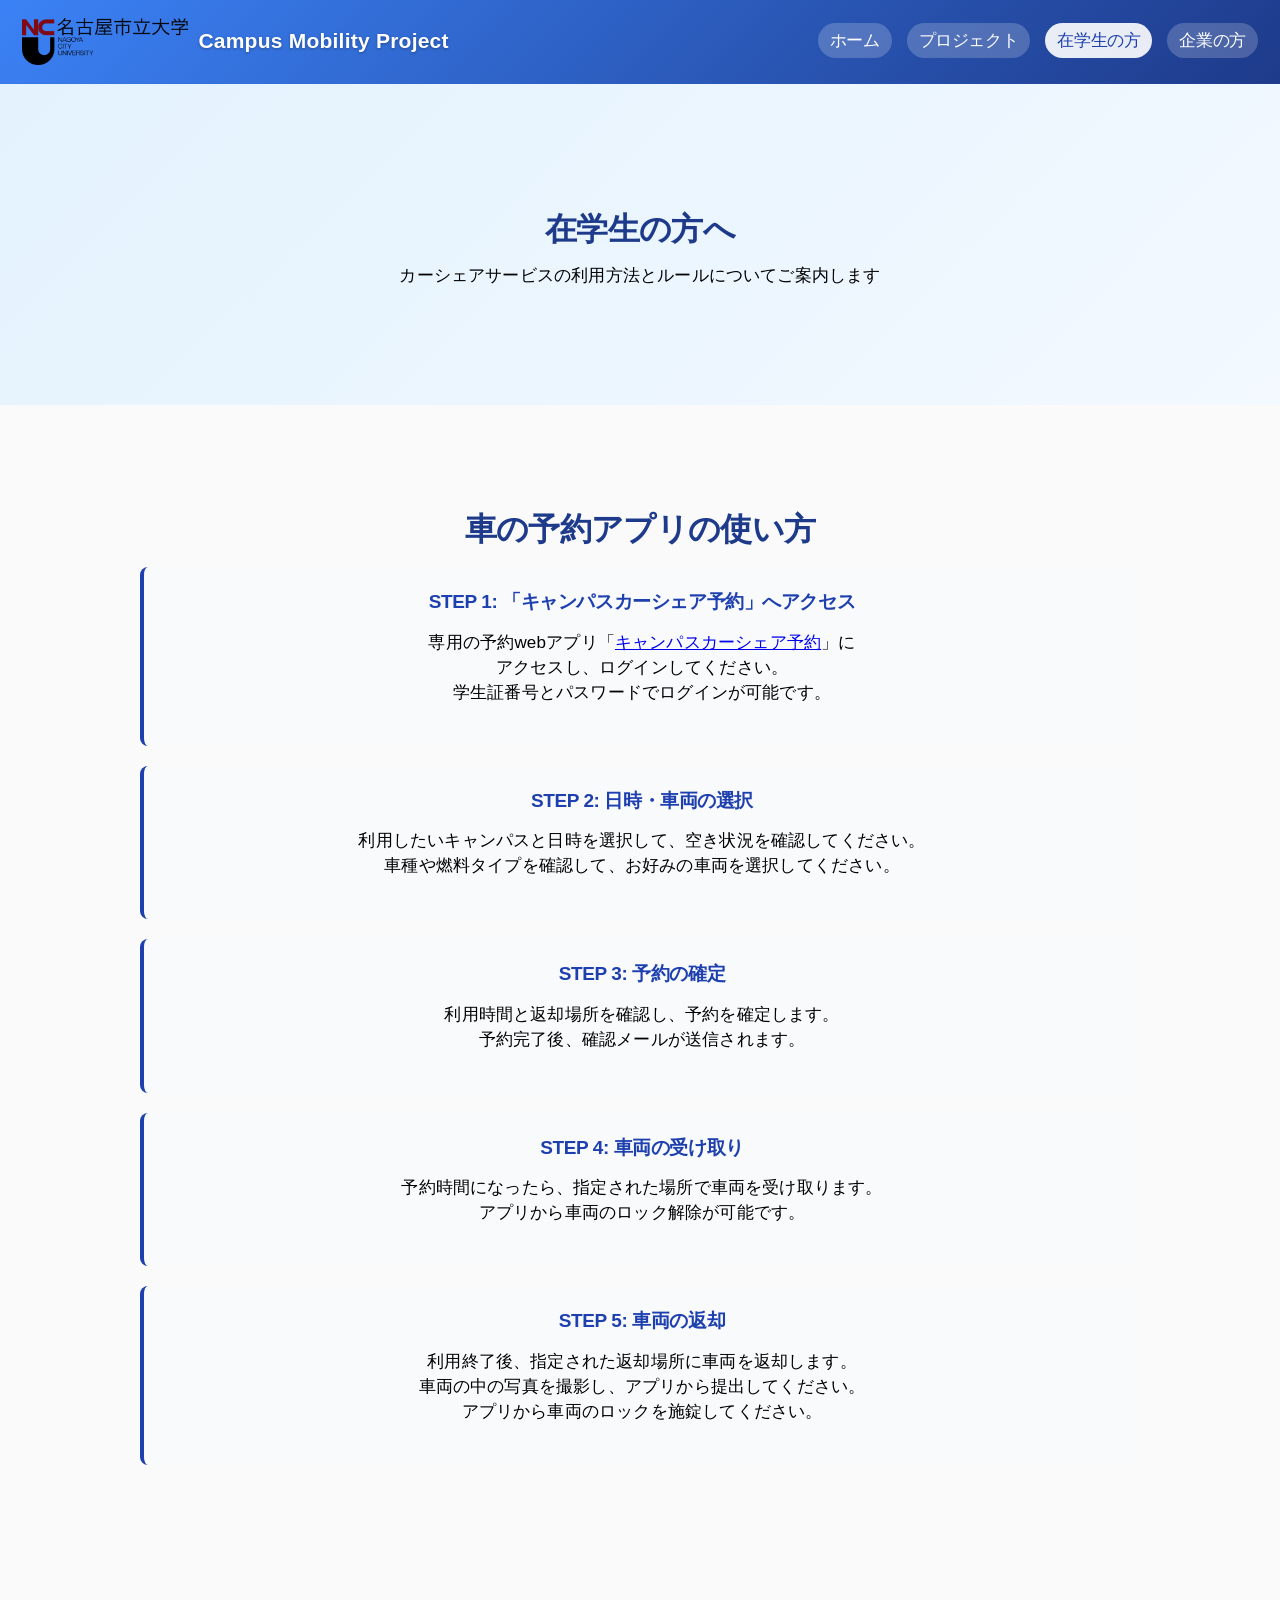
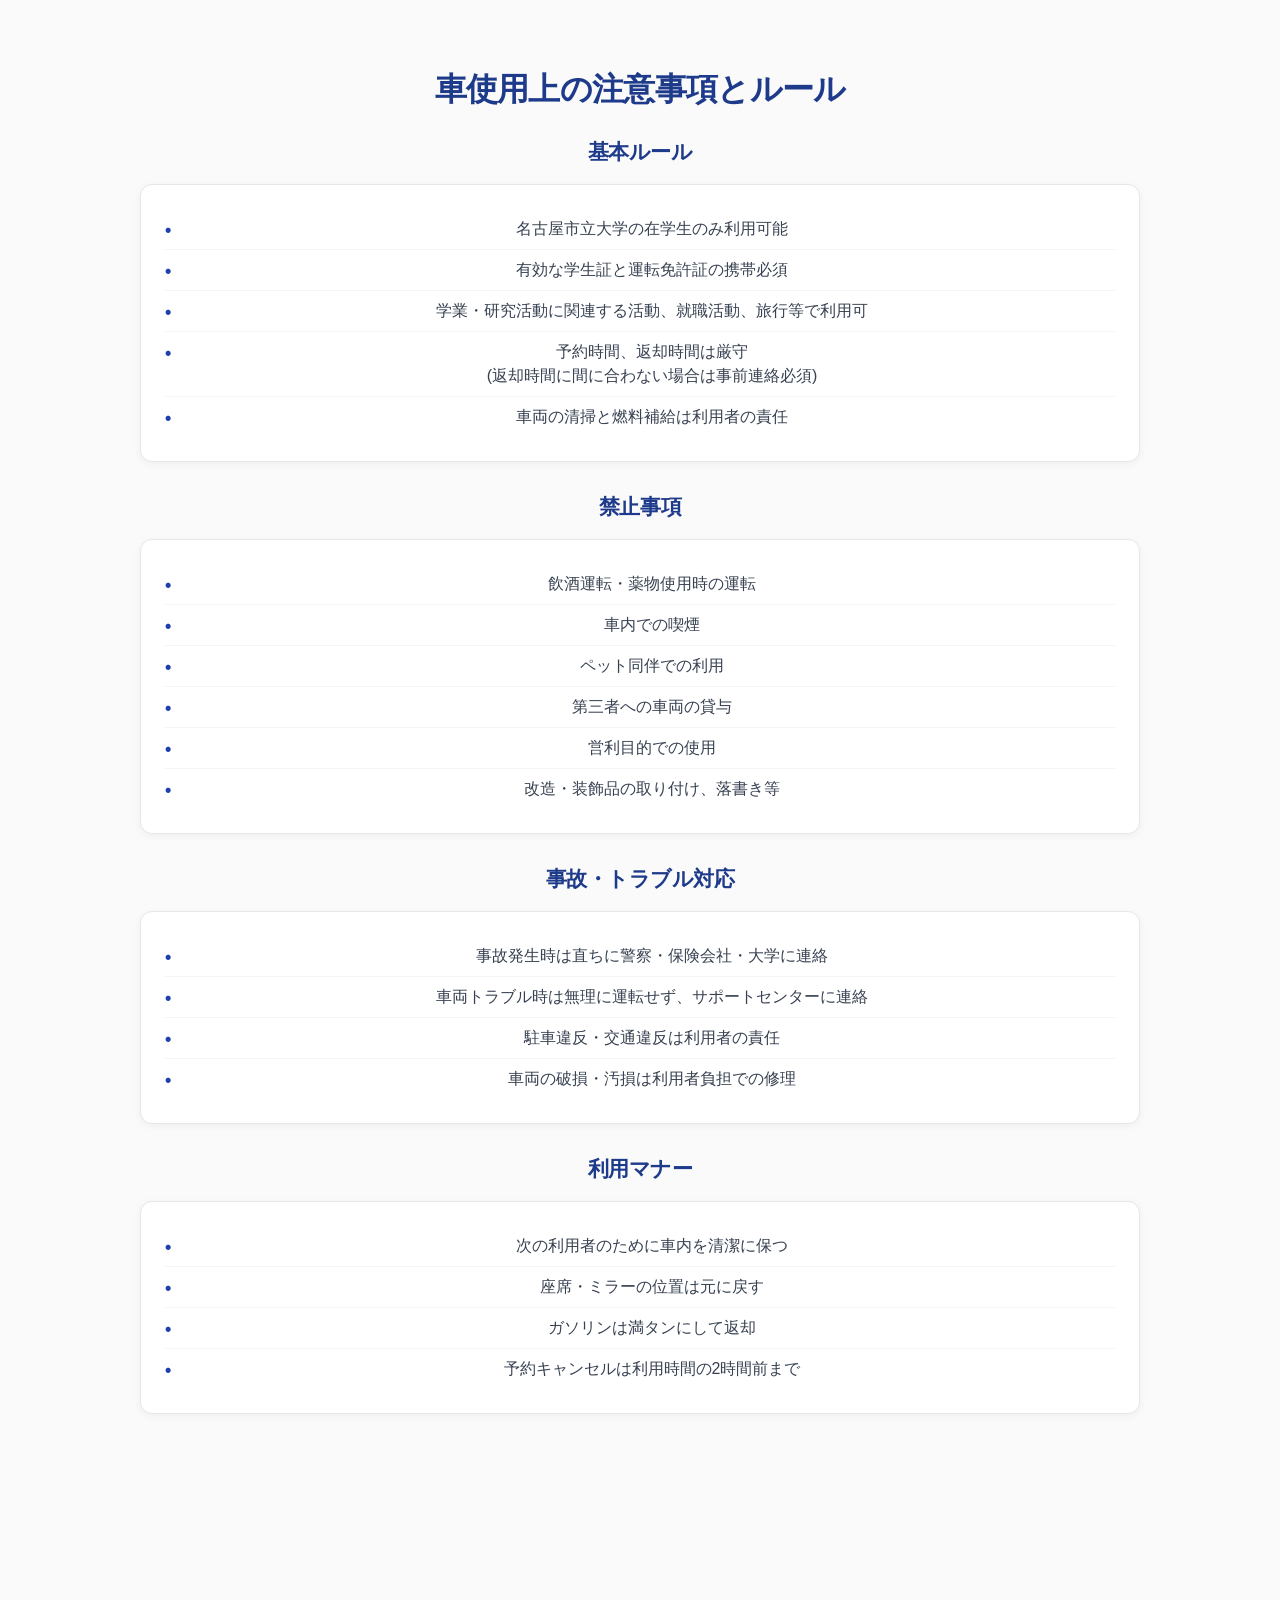
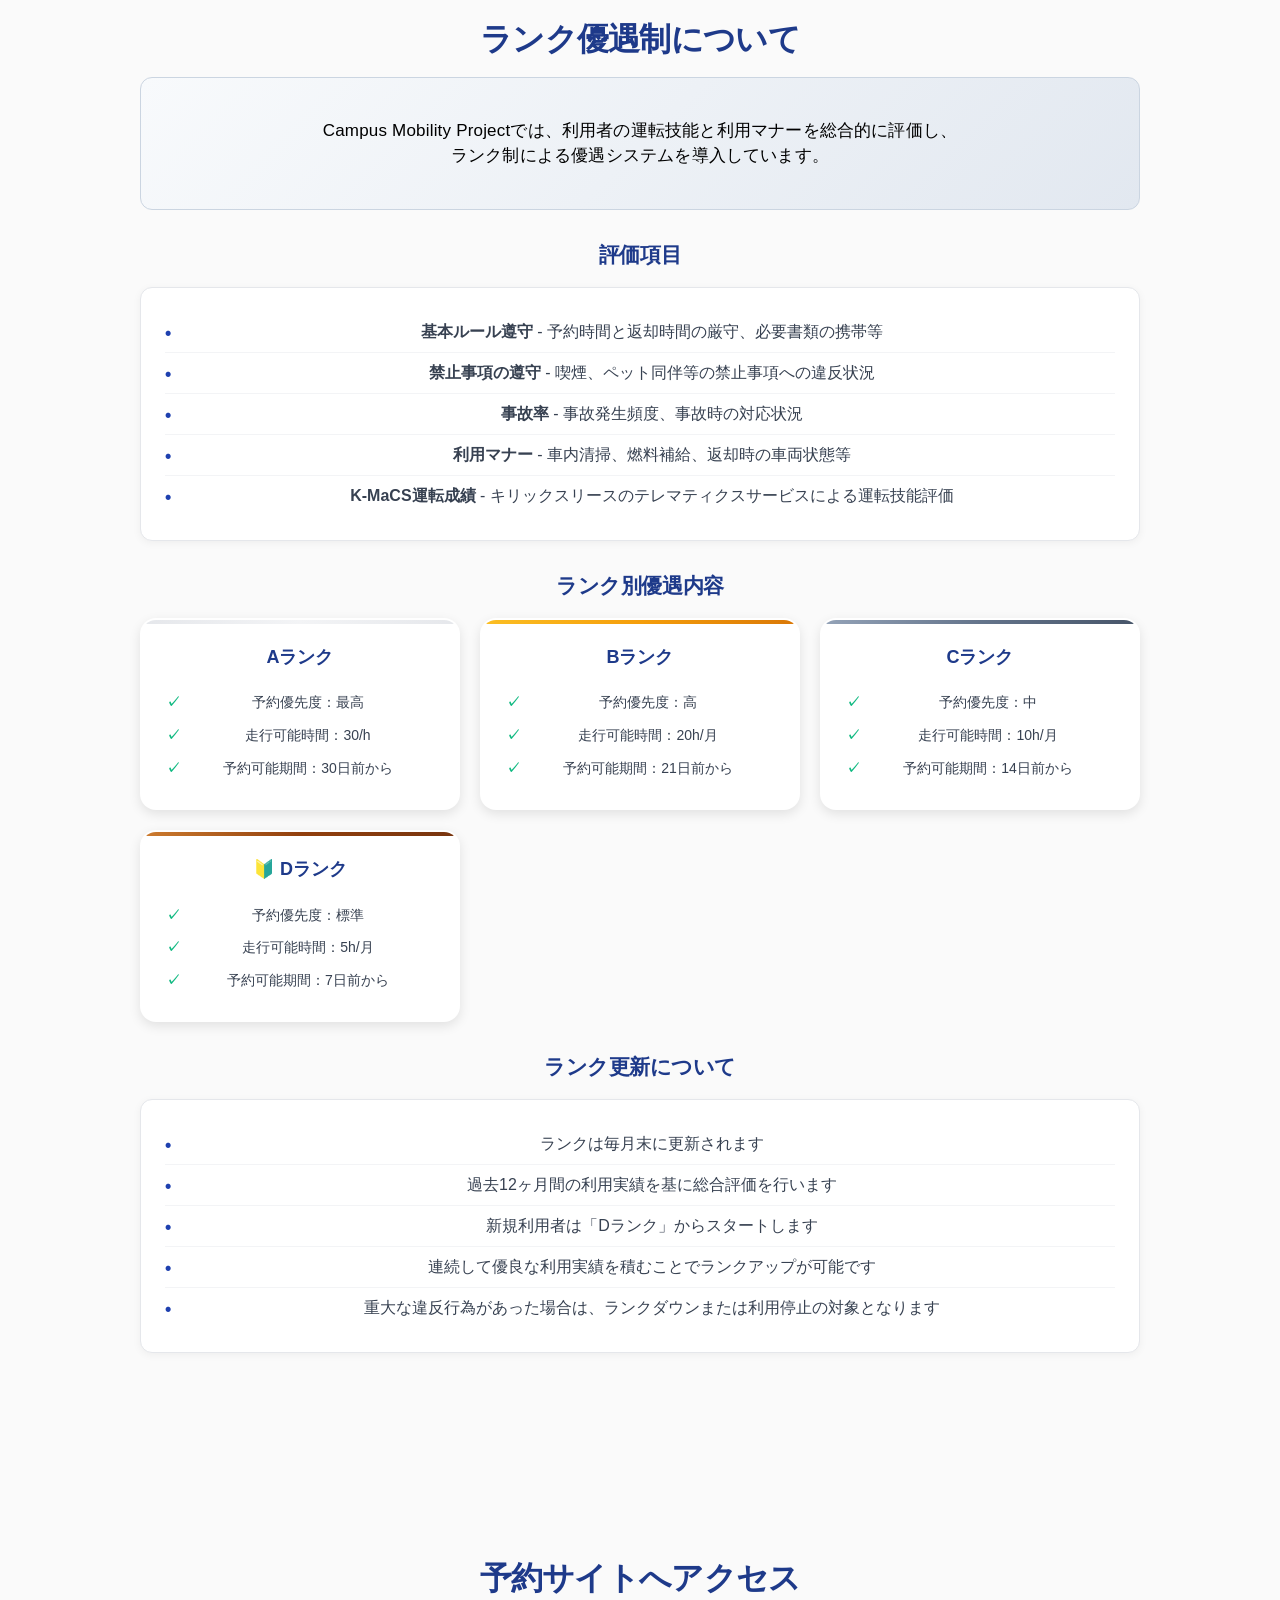
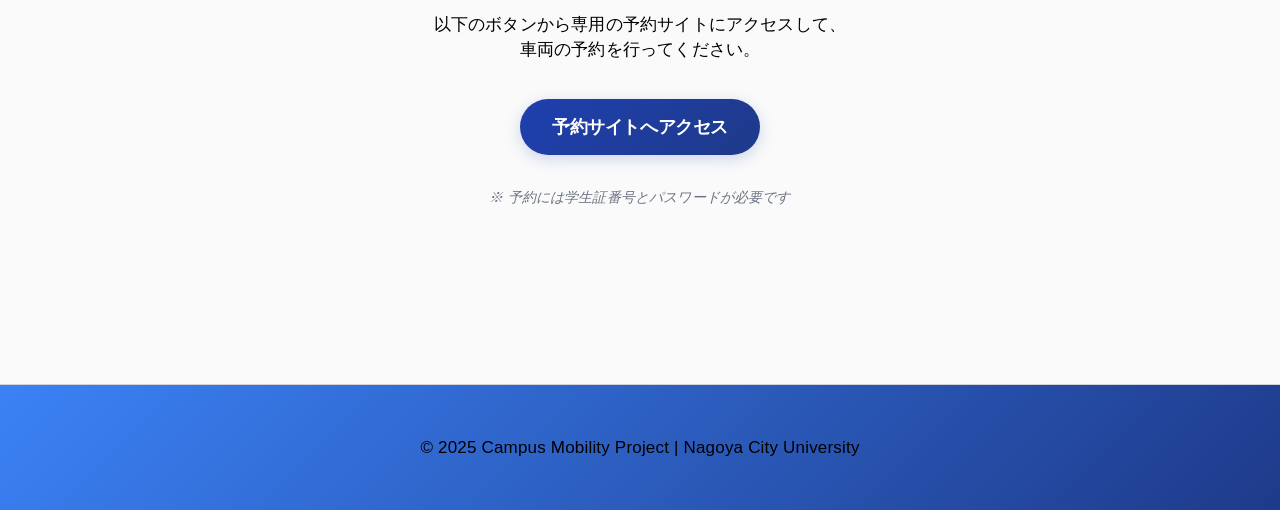
<file: student.html>
<!DOCTYPE html>
<html lang="ja">
<head>
  <meta charset="UTF-8">
  <meta name="viewport" content="width=device-width, initial-scale=1.0">
  <title>在学生の方 - Campus Mobility Project</title>
  <link rel="preconnect" href="https://fonts.googleapis.com">
  <link rel="preconnect" href="https://fonts.gstatic.com" crossorigin>
  <link href="https://fonts.googleapis.com/css2?family=Poppins:wght@300;400;600;700&display=swap" rel="stylesheet">
  <link rel="stylesheet" href="style.css">
</head>
<body>
  <header>
    <div class="logo-area">
      <img src="images/ncu_logo.png" alt="名古屋市立大学ロゴ" class="logo">
      <h1>Campus Mobility Project</h1>
    </div>
    <nav>
      <ul>
        <li><a href="index.html">ホーム</a></li>
        <li><a href="about.html">プロジェクト</a></li>
        <li><a href="student.html" class="active">在学生の方</a></li>
        <li><a href="sponsor.html">企業の方</a></li>
      </ul>
    </nav>
  </header>

  <section id="hero">
    <h2>在学生の方へ</h2>
    <p>カーシェアサービスの利用方法とルールについてご案内します</p>
  </section>

  <section id="how-to-use">
    <h2>車の予約アプリの使い方</h2>
    
    <div class="step-guide">
      <h3>STEP 1: 「キャンパスカーシェア予約」へアクセス</h3>
      <p>専用の予約webアプリ「<a href="#reservation">キャンパスカーシェア予約</a>」に<br>
        アクセスし、ログインしてください。<br>
      学生証番号とパスワードでログインが可能です。</p>

    </div>

    <div class="step-guide">
      <h3>STEP 2: 日時・車両の選択</h3>
      <p>利用したいキャンパスと日時を選択して、空き状況を確認してください。<br>
      車種や燃料タイプを確認して、お好みの車両を選択してください。</p>
    </div>

    <div class="step-guide">
      <h3>STEP 3: 予約の確定</h3>
      <p>利用時間と返却場所を確認し、予約を確定します。<br>
      予約完了後、確認メールが送信されます。</p>
    </div>

    <div class="step-guide">
      <h3>STEP 4: 車両の受け取り</h3>
      <p>予約時間になったら、指定された場所で車両を受け取ります。<br>
      アプリから車両のロック解除が可能です。</p>
    </div>

    <div class="step-guide">
      <h3>STEP 5: 車両の返却</h3>
      <p>利用終了後、指定された返却場所に車両を返却します。<br>
        車両の中の写真を撮影し、アプリから提出してください。<br>
        アプリから車両のロックを施錠してください。</p>
  </section>

  <section id="rules">
    <h2>車使用上の注意事項とルール</h2>
    
    <div class="rules-container">
      <h3>基本ルール</h3>
      <ul class="rules-list">
        <li>名古屋市立大学の在学生のみ利用可能</li>
        <li>有効な学生証と運転免許証の携帯必須</li>
        <li>学業・研究活動に関連する活動、就職活動、旅行等で利用可</li>
        <li>予約時間、返却時間は厳守<br>
            (返却時間に間に合わない場合は事前連絡必須)</li>
        <li>車両の清掃と燃料補給は利用者の責任</li>
      </ul>

      <h3>禁止事項</h3>
      <ul class="rules-list">
        <li>飲酒運転・薬物使用時の運転</li>
        <li>車内での喫煙</li>
        <li>ペット同伴での利用</li>
        <li>第三者への車両の貸与</li>
        <li>営利目的での使用</li>
        <li>改造・装飾品の取り付け、落書き等</li>
      </ul>

      <h3>事故・トラブル対応</h3>
      <ul class="rules-list">
        <li>事故発生時は直ちに警察・保険会社・大学に連絡</li>
        <li>車両トラブル時は無理に運転せず、サポートセンターに連絡</li>
        <li>駐車違反・交通違反は利用者の責任</li>
        <li>車両の破損・汚損は利用者負担での修理</li>
      </ul>

      <h3>利用マナー</h3>
      <ul class="rules-list">
        <li>次の利用者のために車内を清潔に保つ</li>
        <li>座席・ミラーの位置は元に戻す</li>
        <li>ガソリンは満タンにして返却</li>
        <li>予約キャンセルは利用時間の2時間前まで</li>
      </ul>
    </div>
  </section>

  <section id="ranking">
    <h2>ランク優遇制について</h2>
    
    <div class="ranking-overview">
      <p>Campus Mobility Projectでは、利用者の運転技能と利用マナーを総合的に評価し、<br>
      ランク制による優遇システムを導入しています。</p>
    </div>

    <div class="ranking-container">
      <h3>評価項目</h3>
      <ul class="rules-list">
        <li><strong>基本ルール遵守</strong> - 予約時間と返却時間の厳守、必要書類の携帯等</li>
        <li><strong>禁止事項の遵守</strong> - 喫煙、ペット同伴等の禁止事項への違反状況</li>
        <li><strong>事故率</strong> - 事故発生頻度、事故時の対応状況</li>
        <li><strong>利用マナー</strong> - 車内清掃、燃料補給、返却時の車両状態等</li>
        <li><strong>K-MaCS運転成績</strong> - キリックスリースのテレマティクスサービスによる運転技能評価</li>
      </ul>

      <h3>ランク別優遇内容</h3>
      <div class="rank-benefits">
        <div class="rank-card platinum">
          <h4> Aランク</h4>
          <ul>
            <li>予約優先度：最高</li>
            <li>走行可能時間：30/h</li>
            <li>予約可能期間：30日前から</li>
            
          </ul>
        </div>

        <div class="rank-card gold">
          <h4> Bランク</h4>
          <ul>
            <li>予約優先度：高</li>
            <li>走行可能時間：20h/月</li>
            <li>予約可能期間：21日前から</li>
            
          </ul>
        </div>

        <div class="rank-card silver">
          <h4> Cランク</h4>
          <ul>
            <li>予約優先度：中</li>
            <li>走行可能時間：10h/月</li>
            <li>予約可能期間：14日前から</li>
            
          </ul>
        </div>

        <div class="rank-card bronze">
          <h4>🔰 Dランク</h4>
          <ul>
            <li>予約優先度：標準</li>
            <li>走行可能時間：5h/月</li>
            <li>予約可能期間：7日前から</li>
            
          </ul>
        </div>
      </div>

      <h3>ランク更新について</h3>
      <ul class="rules-list">
        <li>ランクは毎月末に更新されます</li>
        <li>過去12ヶ月間の利用実績を基に総合評価を行います</li>
        <li>新規利用者は「Dランク」からスタートします</li>
        <li>連続して優良な利用実績を積むことでランクアップが可能です</li>
        <li>重大な違反行為があった場合は、ランクダウンまたは利用停止の対象となります</li>
      </ul>
    </div>
  </section>

  <section id="reservation">
    <h2>予約サイトへアクセス</h2>
    <p>以下のボタンから専用の予約サイトにアクセスして、<br>
    車両の予約を行ってください。</p>
    <button id="reservationButton">予約サイトへアクセス</button>
    <p class="note">※ 予約には学生証番号とパスワードが必要です</p>
  </section>

  <footer>
    <p>© 2025 Campus Mobility Project | Nagoya City University</p>
  </footer>

  <script src="script.js"></script>
</body>
</html>
</file>
<file: style.css>
/* 全体設定 */
body {
  margin: 0;
  font-family: -apple-system, BlinkMacSystemFont, "SF Pro Display", "Segoe UI", Roboto, sans-serif;
  background-color: #fafafa;
  color: #1d1d1f;
  line-height: 1.47058;
  font-size: 17px;
  font-weight: 400;
  min-height: 100vh;
}

/* ヘッダー */
header {
  background: linear-gradient(135deg, #3b82f6 0%, #1e3a8a 100%);
  backdrop-filter: saturate(180%) blur(20px);
  color: #1d1d1f;
  display: flex;
  justify-content: space-between;
  align-items: center;
  padding: 12px 22px;
  position: sticky;
  top: 0;
  z-index: 9999;
  border-bottom: 0.5px solid rgba(30, 64, 175, 0.12);
  min-height: 44px;
}

.logo-area {
  display: flex;
  align-items: center;
  gap: 10px;
  min-height: 44px;
}

.logo {
  height: 48px;
  width: auto;
  object-fit: contain;
  border-radius: 0;
  max-width: none;
  display: block;
}

header h1 {
  font-size: 21px;
  font-weight: 600;
  color: #ffffff;
  letter-spacing: 0.011em;
  text-shadow: 0 1px 3px rgba(0, 0, 0, 0.3);
}

nav ul {
  list-style: none;
  display: flex;
  gap: 15px;
  padding: 0;
  margin: 0;
}

nav a {
  color: #ffffff;
  text-decoration: none;
  font-weight: 400;
  font-size: 17px;
  transition: all 0.3s cubic-bezier(0.25, 0.46, 0.45, 0.94);
  padding: 8px 12px;
  border-radius: 18px;
  letter-spacing: -0.022em;
  background: rgba(255, 255, 255, 0.2);
  backdrop-filter: blur(10px);
}

nav a:hover,
nav a.active {
  color: #1e40af;
  background: rgba(255, 255, 255, 0.9);
}

/* セクション */
section {
  padding: 80px 22px;
  text-align: center;
  background: transparent;
  margin: 0 auto;
  max-width: 980px;
}

/* ヒーローセクション */
#hero {
  background: linear-gradient(135deg, #e3f2fd 0%, #f3f9ff 100%);
  padding: 100px 22px;
  margin: 0;
  max-width: 100%;
  border-radius: 0;
}

.info-list {
  list-style: none;
  padding: 0;
  margin-top: 20px;
}

.info-list li {
  margin: 12px 0;
  background: #1e40af;
  color: white;
  padding: 16px 22px;
  border-radius: 12px;
  transition: all 0.3s cubic-bezier(0.25, 0.46, 0.45, 0.94);
  font-weight: 400;
  font-size: 17px;
  letter-spacing: -0.022em;
}

.info-list li:hover {
  background: #1e3a8a;
  transform: translateY(-2px);
  box-shadow: 0 4px 20px rgba(30, 64, 175, 0.25);
}

/* フォーム */
form {
  display: flex;
  flex-direction: column;
  gap: 20px;
  max-width: 500px;
  margin: 40px auto;
  padding: 0;
}

input, textarea {
  padding: 12px 16px;
  border-radius: 12px;
  border: 1px solid #d2d2d7;
  font-size: 17px;
  font-family: inherit;
  transition: all 0.3s cubic-bezier(0.25, 0.46, 0.45, 0.94);
  background: #ffffff;
  color: #1d1d1f;
  letter-spacing: -0.022em;
}

input:focus, textarea:focus {
  outline: none;
  border-color: #1e40af;
  box-shadow: 0 0 0 4px rgba(30, 64, 175, 0.1);
}

button {
  background: #1e40af;
  color: white;
  border: none;
  padding: 12px 24px;
  border-radius: 980px;
  cursor: pointer;
  transition: all 0.3s cubic-bezier(0.25, 0.46, 0.45, 0.94);
  font-size: 17px;
  font-weight: 400;
  font-family: inherit;
  letter-spacing: -0.022em;
  min-height: 44px;
}

button:hover {
  background: #1e3a8a;
  transform: translateY(-1px);
  box-shadow: 0 4px 20px rgba(30, 64, 175, 0.25);
}

/* レスポンシブ対応 */
/* タブレット（768px以下） */
@media (max-width: 768px) {
  header {
    padding: 12px 20px;
    flex-direction: column;
    gap: 20px;
    background: linear-gradient(135deg, #3b82f6 0%, #1e3a8a 100%);
  }
  
  .logo-area {
    justify-content: center;
  }
  
  .logo {
    height: 42px;
    border-radius: 0;
    max-width: none;
  }
  
  nav ul {
    flex-wrap: wrap;
    justify-content: center;
    gap: 8px;
  }
  
  nav a {
    padding: 6px 12px;
    font-size: 17px;
  }
  
  section {
    padding: 60px 20px;
  }
  
  h2 {
    font-size: 28px;
    line-height: 1.14286;
  }
  
  h3 {
    font-size: 19px;
    line-height: 1.21053;
  }
  
  p {
    font-size: 17px;
    line-height: 1.47058;
  }
  
  form {
    max-width: 90%;
    margin: 30px auto;
  }
  
  .info-list {
    margin: 0 10px;
  }
  
  .info-list li {
    padding: 12px 16px;
    margin: 10px 0;
    font-size: 17px;
  }

  .rank-benefits {
    grid-template-columns: 1fr;
  }
  
  .rank-card {
    padding: 20px;
  }
}

/* スマートフォン（480px以下） */
@media (max-width: 480px) {
  header {
    padding: 10px 15px;
  }
  
  header h1 {
    font-size: 18px;
    text-shadow: 0 1px 2px rgba(0, 0, 0, 0.3);
  }
  
  .logo {
    height: 32px;
    border-radius: 0;
    max-width: none;
  }
  
  nav ul {
    gap: 8px;
  }
  
  nav a {
    padding: 6px 10px;
    font-size: 15px;
    background: rgba(255, 255, 255, 0.3);
    font-weight: 400;
    color: #ffffff;
  }
  
  section {
    padding: 30px 15px;
  }
  
  h2 {
    font-size: 24px;
    line-height: 1.16667;
    margin-bottom: 12px;
  }
  
  h3 {
    font-size: 17px;
    line-height: 1.47058;
    margin-top: 25px;
  }
  
  p {
    font-size: 17px;
    line-height: 1.47058;
  }
  
  form {
    gap: 16px;
  }
  
  input, textarea {
    padding: 10px 12px;
    font-size: 17px;
  }
  
  button {
    padding: 12px 20px;
    font-size: 17px;
  }
  
  .info-list li {
    padding: 10px 12px;
    font-size: 17px;
  }
  
  footer {
    padding: 20px 15px;
    font-size: 0.9em;
  }
}

/* 大画面（1200px以上） */
@media (min-width: 1200px) {
  section {
    max-width: 1000px;
    padding: 80px 40px;
  }
  
  h2 {
    font-size: 36px;
  }
  
  form {
    max-width: 600px;
    padding: 40px;
  }
}

/* フッター */
footer {
  background: linear-gradient(135deg, #3b82f6 0%, #1e3a8a 100%);
  color: #ffffff;
  text-align: center;
  padding: 34px 22px;
  margin-top: 80px;
  border-top: 0.5px solid #d2d2d7;
  font-size: 12px;
  line-height: 1.33337;
}

/* 見出しスタイル */
h1, h2, h3 {
  color: #1e3a8a;
  font-weight: 600;
  letter-spacing: -0.022em;
}

h2 {
  font-size: 32px;
  line-height: 1.125;
  font-weight: 600;
  margin-bottom: 12px;
  color: #1e3a8a;
}

h3 {
  font-size: 21px;
  line-height: 1.19048;
  font-weight: 600;
  margin-bottom: 12px;
  margin-top: 32px;
  color: #1e3a8a;
}

p {
  color: #000000;
  line-height: 1.47058;
  font-size: 17px;
  font-weight: 400;
  margin-bottom: 16px;
  letter-spacing: 0.011em;
}

/* 在学生ページ専用スタイル */
.step-guide {
  background: #f8fafc;
  border-left: 4px solid #1e40af;
  padding: 24px;
  margin: 20px 0;
  border-radius: 8px;
  transition: all 0.3s cubic-bezier(0.25, 0.46, 0.45, 0.94);
}

.step-guide:hover {
  background: #f1f5f9;
  transform: translateY(-2px);
  box-shadow: 0 4px 12px rgba(30, 64, 175, 0.1);
}

.step-guide h3 {
  color: #1e40af;
  margin-top: 0;
  margin-bottom: 12px;
  font-size: 19px;
}

.rules-container {
  margin-top: 30px;
}

.rules-list {
  background: #ffffff;
  border-radius: 12px;
  padding: 24px;
  margin: 20px 0;
  box-shadow: 0 2px 8px rgba(0, 0, 0, 0.05);
  border: 1px solid #e5e7eb;
}

.rules-list li {
  list-style: none;
  padding: 8px 0;
  border-bottom: 1px solid #f3f4f6;
  position: relative;
  padding-left: 24px;
  color: #374151;
  font-size: 16px;
  line-height: 1.5;
}

.rules-list li:last-child {
  border-bottom: none;
}

.rules-list li::before {
  content: "•";
  color: #1e40af;
  position: absolute;
  left: 0;
  top: 8px;
  font-weight: bold;
  font-size: 18px;
}

.note {
  font-size: 14px;
  color: #6b7280;
  font-style: italic;
  margin-top: 12px;
  text-align: center;
}

#reservationButton {
  background: linear-gradient(135deg, #1e40af 0%, #1e3a8a 100%);
  color: white;
  border: none;
  padding: 16px 32px;
  border-radius: 50px;
  cursor: pointer;
  transition: all 0.3s cubic-bezier(0.25, 0.46, 0.45, 0.94);
  font-size: 18px;
  font-weight: 600;
  font-family: inherit;
  letter-spacing: -0.022em;
  min-height: 50px;
  margin: 20px 0;
  box-shadow: 0 4px 15px rgba(30, 64, 175, 0.2);
}

#reservationButton:hover {
  background: linear-gradient(135deg, #1e3a8a 0%, #1d3557 100%);
  transform: translateY(-2px);
  box-shadow: 0 6px 25px rgba(30, 64, 175, 0.3);
}

/* ランク制度専用スタイル */
.ranking-overview {
  background: linear-gradient(135deg, #f8fafc 0%, #e2e8f0 100%);
  padding: 24px;
  border-radius: 12px;
  margin: 20px 0;
  text-align: center;
  border: 1px solid #cbd5e1;
}

.ranking-container {
  margin-top: 30px;
}

.rank-benefits {
  display: grid;
  grid-template-columns: repeat(auto-fit, minmax(250px, 1fr));
  gap: 20px;
  margin: 20px 0;
}

.rank-card {
  background: #ffffff;
  border-radius: 16px;
  padding: 24px;
  box-shadow: 0 4px 12px rgba(0, 0, 0, 0.1);
  border: 2px solid transparent;
  transition: all 0.3s cubic-bezier(0.25, 0.46, 0.45, 0.94);
  position: relative;
  overflow: hidden;
}

.rank-card::before {
  content: '';
  position: absolute;
  top: 0;
  left: 0;
  right: 0;
  height: 4px;
  background: linear-gradient(90deg, #cbd5e1, #e2e8f0);
}

.rank-card.platinum::before {
  background: linear-gradient(90deg, #e5e7eb, #f3f4f6, #e5e7eb);
}

.rank-card.gold::before {
  background: linear-gradient(90deg, #fbbf24, #f59e0b, #d97706);
}

.rank-card.silver::before {
  background: linear-gradient(90deg, #94a3b8, #64748b, #475569);
}

.rank-card.bronze::before {
  background: linear-gradient(90deg, #cd7c2f, #92400e, #78350f);
}

.rank-card:hover {
  transform: translateY(-4px);
  box-shadow: 0 8px 25px rgba(0, 0, 0, 0.15);
}

.rank-card h4 {
  color: #1e3a8a;
  margin: 0 0 16px 0;
  font-size: 18px;
  font-weight: 600;
}

.rank-card ul {
  list-style: none;
  padding: 0;
  margin: 0;
}

.rank-card li {
  padding: 6px 0;
  color: #374151;
  font-size: 14px;
  position: relative;
  padding-left: 16px;
}

.rank-card li::before {
  content: "✓";
  color: #10b981;
  position: absolute;
  left: 0;
  top: 6px;
  font-weight: bold;
}

/* スポンサーページ専用スタイル */
.benefits-grid {
  display: grid;
  grid-template-columns: repeat(auto-fit, minmax(250px, 1fr));
  gap: 20px;
  margin: 30px 0;
}

.benefit-card {
  background: #ffffff;
  border: 1px solid #e5e7eb;
  border-radius: 16px;
  padding: 24px;
  text-align: center;
  transition: all 0.3s cubic-bezier(0.25, 0.46, 0.45, 0.94);
  box-shadow: 0 2px 8px rgba(0, 0, 0, 0.05);
}

.benefit-card:hover {
  transform: translateY(-4px);
  box-shadow: 0 8px 25px rgba(30, 64, 175, 0.15);
  border-color: #1e40af;
}

.benefit-card h3 {
  color: #1e40af;
  margin-top: 0;
  margin-bottom: 12px;
  font-size: 18px;
}

.ad-locations {
  margin: 30px 0;
  display: grid;
  grid-template-columns: repeat(4, 1fr);
  gap: 16px;
}

.location-category {
  background: #f8fafc;
  border: 1px solid #e2e8f0;
  border-radius: 12px;
  padding: 20px;
  margin: 0;
  height: 100%;
  display: flex;
  flex-direction: column;
}

.location-category h3 {
  color: #1e40af;
  margin-top: 0;
  margin-bottom: 20px;
  font-size: 20px;
  border-bottom: 2px solid #e2e8f0;
  padding-bottom: 8px;
}

.location-details {
  flex: 1;
  display: flex;
  flex-direction: column;
}

.location-details h4 {
  color: #374151;
  margin: 16px 0 8px 0;
  font-size: 16px;
  font-weight: 600;
}

.location-list {
  list-style: none;
  padding: 0;
  margin: 0 0 16px 0;
}

.location-list li {
  padding: 6px 0;
  padding-left: 20px;
  position: relative;
  color: #4b5563;
  font-size: 15px;
}

.location-list li::before {
  content: "📍";
  position: absolute;
  left: 0;
  top: 6px;
}

.reach-info {
  background: #dbeafe;
  border: 1px solid #93c5fd;
  border-radius: 8px;
  padding: 12px;
  margin-top: auto;
  font-size: 14px;
  color: #1e40af;
}

.routes-info {
  display: grid;
  grid-template-columns: 1fr 1fr;
  gap: 30px;
  margin: 30px 0;
}

.route-card, .usage-stats {
  background: #ffffff;
  border: 1px solid #e5e7eb;
  border-radius: 12px;
  padding: 24px;
}

.route-list {
  list-style: none;
  padding: 0;
}

.route-list li {
  padding: 8px 0;
  border-bottom: 1px solid #f3f4f6;
  font-size: 15px;
}

.route-list li:last-child {
  border-bottom: none;
}

.stats-grid {
  display: grid;
  grid-template-columns: repeat(2, 1fr);
  gap: 16px;
}

.stat-item {
  text-align: center;
  padding: 16px;
  background: #f8fafc;
  border-radius: 8px;
}

.stat-number {
  font-size: 24px;
  font-weight: 700;
  color: #1e40af;
  margin-bottom: 4px;
}

.stat-label {
  font-size: 12px;
  color: #6b7280;
  font-weight: 500;
}

.packages-grid {
  display: grid;
  grid-template-columns: repeat(auto-fit, minmax(280px, 1fr));
  gap: 20px;
  margin: 30px 0;
}

.package-card {
  background: #ffffff;
  border: 2px solid #e5e7eb;
  border-radius: 16px;
  padding: 24px;
  text-align: center;
  transition: all 0.3s cubic-bezier(0.25, 0.46, 0.45, 0.94);
  position: relative;
  overflow: hidden;
}

.package-card::before {
  content: '';
  position: absolute;
  top: 0;
  left: 0;
  right: 0;
  height: 4px;
  background: #e5e7eb;
}

.package-card.premium::before {
  background: linear-gradient(90deg, #fbbf24, #f59e0b, #d97706);
}

.package-card.standard::before {
  background: linear-gradient(90deg, #94a3b8, #64748b, #475569);
}

.package-card.basic::before {
  background: linear-gradient(90deg, #cd7c2f, #92400e, #78350f);
}

.package-card:hover {
  transform: translateY(-4px);
  box-shadow: 0 8px 25px rgba(30, 64, 175, 0.15);
  border-color: #1e40af;
}

.package-card h3 {
  color: #1e40af;
  margin-top: 0;
  margin-bottom: 16px;
  font-size: 20px;
}

.package-price {
  font-size: 24px;
  font-weight: 700;
  color: #1e40af;
  margin-bottom: 20px;
}

.package-features {
  list-style: none;
  padding: 0;
  text-align: left;
}

.package-features li {
  padding: 6px 0;
  padding-left: 20px;
  position: relative;
  font-size: 14px;
  color: #4b5563;
}

.package-features li::before {
  content: "✓";
  color: #10b981;
  position: absolute;
  left: 0;
  top: 6px;
  font-weight: bold;
}

/* レスポンシブ対応 - スポンサーページ */
@media (max-width: 768px) {
  .benefits-grid {
    grid-template-columns: 1fr;
  }
  
  .routes-info {
    grid-template-columns: 1fr;
  }
  
  .stats-grid {
    grid-template-columns: repeat(2, 1fr);
  }
  
  .packages-grid {
    grid-template-columns: 1fr;
  }
  
  .ad-locations {
    grid-template-columns: repeat(2, 1fr);
    gap: 16px;
  }
}

@media (max-width: 480px) {
  .ad-locations {
    grid-template-columns: 1fr;
    gap: 16px;
  }
  
  .location-category {
    padding: 16px;
  }
  
  .package-card {
    padding: 20px;
  }
  
  .stat-number {
    font-size: 20px;
  }
}

/* About/プロジェクト内容ページ専用スタイル */
.concept-grid {
  display: grid;
  grid-template-columns: repeat(auto-fit, minmax(250px, 1fr));
  gap: 20px;
  margin: 30px 0;
}

.concept-card {
  background: #ffffff;
  border: 1px solid #e5e7eb;
  border-radius: 16px;
  padding: 24px;
  text-align: center;
  transition: all 0.3s cubic-bezier(0.25, 0.46, 0.45, 0.94);
  box-shadow: 0 2px 8px rgba(0, 0, 0, 0.05);
}

.concept-card:hover {
  transform: translateY(-4px);
  box-shadow: 0 8px 25px rgba(30, 64, 175, 0.15);
  border-color: #1e40af;
}

.concept-card h3 {
  color: #1e40af;
  margin-top: 0;
  margin-bottom: 16px;
  font-size: 18px;
}

.mechanism-steps {
  margin: 30px 0;
}

/* デスクトップでのmechanism-steps追加設定 */
@media (min-width: 1200px) {
  .mechanism-steps {
    max-width: 900px;
    margin: 40px auto;
  }
}

.step-item {
  display: flex;
  align-items: flex-start;
  margin: 30px 0;
  background: #f8fafc;
  border-radius: 12px;
  padding: 24px;
  transition: all 0.3s cubic-bezier(0.25, 0.46, 0.45, 0.94);
}

/* デスクトップ表示時の中央揃え設定 */
@media (min-width: 1200px) {
  .step-item {
    align-items: center;
    min-height: 120px;
  }
  
  .step-content {
    display: flex;
    flex-direction: column;
    justify-content: center;
    text-align: left;
  }
  
  .step-content h3 {
    margin-top: 0;
    margin-bottom: 12px;
    line-height: 1.3;
  }
  
  .step-content p {
    margin-bottom: 0;
    line-height: 1.5;
  }
  
  .step-number {
    align-self: center;
  }
}

.step-item:hover {
  background: #e2e8f0;
  transform: translateX(8px);
}

.step-number {
  background: linear-gradient(135deg, #1e40af 0%, #1e3a8a 100%);
  color: white;
  width: 40px;
  height: 40px;
  border-radius: 50%;
  display: flex;
  align-items: center;
  justify-content: center;
  font-weight: 700;
  font-size: 18px;
  margin-right: 20px;
  flex-shrink: 0;
}

.step-content h3 {
  margin-top: 0;
  margin-bottom: 8px;
  color: #1e40af;
  font-size: 18px;
}

.step-content p {
  margin-bottom: 0;
  color: #4b5563;
  line-height: 1.6;
}

.features-container {
  display: grid;
  grid-template-columns: 1fr 1fr;
  gap: 30px;
  margin: 30px 0;
}

.feature-category {
  background: #ffffff;
  border: 1px solid #e5e7eb;
  border-radius: 16px;
  padding: 24px;
}

.feature-category h3 {
  color: #1e40af;
  margin-top: 0;
  margin-bottom: 20px;
  font-size: 20px;
  text-align: center;
  border-bottom: 2px solid #e2e8f0;
  padding-bottom: 8px;
}

.feature-list {
  list-style: none;
  padding: 0;
  margin: 0;
}

.feature-list li {
  padding: 8px 0;
  padding-left: 20px;
  position: relative;
  color: #4b5563;
  font-size: 15px;
  line-height: 1.5;
}

.feature-list li::before {
  content: "✓";
  color: #10b981;
  position: absolute;
  left: 0;
  top: 8px;
  font-weight: bold;
}

.tech-grid {
  display: grid;
  grid-template-columns: repeat(auto-fit, minmax(250px, 1fr));
  gap: 20px;
  margin: 30px 0;
}

.tech-card {
  background: linear-gradient(135deg, #f8fafc 0%, #e2e8f0 100%);
  border: 1px solid #cbd5e1;
  border-radius: 16px;
  padding: 24px;
  text-align: center;
  transition: all 0.3s cubic-bezier(0.25, 0.46, 0.45, 0.94);
}

.tech-card:hover {
  transform: translateY(-4px);
  background: linear-gradient(135deg, #e2e8f0 0%, #cbd5e1 100%);
  box-shadow: 0 8px 25px rgba(30, 64, 175, 0.15);
}

.tech-card h3 {
  color: #1e40af;
  margin-top: 0;
  margin-bottom: 16px;
  font-size: 18px;
}

.impact-container {
  margin: 30px 0;
}

.impact-item {
  background: #ffffff;
  border-left: 4px solid #1e40af;
  border-radius: 8px;
  padding: 24px;
  margin: 20px 0;
  box-shadow: 0 2px 8px rgba(0, 0, 0, 0.05);
  transition: all 0.3s cubic-bezier(0.25, 0.46, 0.45, 0.94);
}

.impact-item:hover {
  background: #f8fafc;
  transform: translateY(-2px);
  box-shadow: 0 4px 12px rgba(30, 64, 175, 0.1);
}

.impact-item h3 {
  color: #1e40af;
  margin-top: 0;
  margin-bottom: 12px;
  font-size: 18px;
}

.impact-item p {
  margin-bottom: 0;
  color: #4b5563;
  line-height: 1.6;
}

/* About ページ レスポンシブ対応 */
@media (max-width: 768px) {
  .concept-grid {
    grid-template-columns: 1fr;
  }
  
  .features-container {
    grid-template-columns: 1fr;
  }
  
  .tech-grid {
    grid-template-columns: 1fr;
  }
  
  .step-item {
    flex-direction: column;
    text-align: center;
  }
  
  .step-number {
    margin-right: 0;
    margin-bottom: 16px;
  }
  
  .step-content {
    text-align: left;
  }
}

@media (max-width: 480px) {
  .concept-card, .feature-category, .tech-card, .impact-item {
    padding: 20px;
  }
  
  .step-item {
    padding: 20px;
  }
}

/* バス画像表示エリア専用スタイル */
.bus-image-container {
  display: grid;
  grid-template-columns: 1fr 1fr;
  gap: 30px;
  margin: 30px 0;
  background: #ffffff;
  border: 1px solid #e5e7eb;
  border-radius: 16px;
  padding: 24px;
  box-shadow: 0 4px 12px rgba(0, 0, 0, 0.05);
}

.bus-specs {
  text-align: left;
}

.bus-model-image {
  width: 100%;
  height: auto;
  border-radius: 12px;
  object-fit: cover;
  box-shadow: 0 4px 12px rgba(0, 0, 0, 0.1);
  transition: all 0.3s cubic-bezier(0.25, 0.46, 0.45, 0.94);
}

.bus-model-image:hover {
  transform: scale(1.02);
  box-shadow: 0 8px 25px rgba(30, 64, 175, 0.15);
}

.bus-specs h3 {
  color: #1e40af;
  margin-top: 0;
  margin-bottom: 16px;
  font-size: 20px;
  border-bottom: 2px solid #e2e8f0;
  padding-bottom: 8px;
}

.spec-list {
  list-style: none;
  padding: 0;
  margin: 0;
}

.spec-list li {
  padding: 6px 0;
  color: #4b5563;
  font-size: 15px;
  line-height: 1.5;
  border-bottom: 1px solid #f3f4f6;
}

.spec-list li:last-child {
  border-bottom: none;
}

.spec-list li strong {
  color: #1e40af;
  font-weight: 600;
  display: inline-block;
  width: 120px;
}

.bus-features-grid {
  display: grid;
  grid-template-columns: repeat(auto-fit, minmax(250px, 1fr));
  gap: 20px;
  margin: 30px 0;
}

.feature-highlight {
  background: linear-gradient(135deg, #dbeafe 0%, #bfdbfe 100%);
  border: 1px solid #93c5fd;
  border-radius: 12px;
  padding: 20px;
  text-align: center;
  transition: all 0.3s cubic-bezier(0.25, 0.46, 0.45, 0.94);
}

.feature-highlight:hover {
  transform: translateY(-4px);
  background: linear-gradient(135deg, #bfdbfe 0%, #93c5fd 100%);
  box-shadow: 0 8px 25px rgba(59, 130, 246, 0.25);
}

.feature-highlight h4 {
  color: #1e40af;
  margin-top: 0;
  margin-bottom: 12px;
  font-size: 16px;
  font-weight: 600;
}

.feature-highlight p {
  margin-bottom: 0;
  color: #1e40af;
  font-size: 14px;
  line-height: 1.5;
}

/* バス画像エリア レスポンシブ対応 */
@media (max-width: 768px) {
  .bus-image-container {
    grid-template-columns: 1fr;
    text-align: center;
  }
  
  .bus-features-grid {
    grid-template-columns: 1fr;
  }
  
  .spec-list li strong {
    width: auto;
    display: block;
    margin-bottom: 4px;
  }
}

@media (max-width: 480px) {
  .bus-image-container {
    padding: 16px;
  }
  
  .feature-highlight {
    padding: 16px;
  }
}

/* K-MaCSセクション */
#kmacs {
  background: linear-gradient(135deg, #f0f9ff 0%, #e0f2fe 100%);
  padding: 60px 20px;
  margin: 40px 0;
  text-align: center;
  max-width: 100%;
}

.kmacs-container {
  max-width: 1000px;
  margin: 0 auto;
  text-align: left;
}

.kmacs-content h3 {
  color: #1e40af;
  font-size: 24px;
  margin-bottom: 20px;
  text-align: center;
}

.kmacs-content > p {
  font-size: 16px;
  line-height: 1.8;
  color: #374151;
  text-align: center;
  margin-bottom: 40px;
}

.kmacs-features {
  display: grid;
  grid-template-columns: repeat(auto-fit, minmax(240px, 1fr));
  gap: 20px;
  margin: 40px 0;
}

.kmacs-feature {
  background: #ffffff;
  border-radius: 12px;
  padding: 24px;
  box-shadow: 0 2px 8px rgba(0, 0, 0, 0.08);
  transition: all 0.3s cubic-bezier(0.25, 0.46, 0.45, 0.94);
  border: 1px solid #e2e8f0;
}

.kmacs-feature:hover {
  transform: translateY(-4px);
  box-shadow: 0 8px 25px rgba(30, 64, 175, 0.15);
  border-color: #1e40af;
}

.kmacs-feature h4 {
  color: #1e40af;
  font-size: 18px;
  margin: 0 0 12px 0;
  font-weight: 600;
}

.kmacs-feature p {
  color: #4b5563;
  font-size: 14px;
  line-height: 1.6;
  margin: 0;
}

.kmacs-benefits {
  background: #ffffff;
  border-radius: 12px;
  padding: 30px;
  margin: 40px 0;
  box-shadow: 0 2px 8px rgba(0, 0, 0, 0.08);
  border: 1px solid #e2e8f0;
}

.kmacs-benefits h4 {
  color: #1e40af;
  font-size: 20px;
  margin: 0 0 20px 0;
  font-weight: 600;
  text-align: center;
}

.kmacs-benefit-list {
  list-style: none;
  padding: 0;
  margin: 0;
}

.kmacs-benefit-list li {
  padding: 10px 0 10px 30px;
  position: relative;
  color: #374151;
  font-size: 15px;
  line-height: 1.6;
  border-bottom: 1px solid #f1f5f9;
}

.kmacs-benefit-list li:last-child {
  border-bottom: none;
}

.kmacs-benefit-list li::before {
  content: "•";
  position: absolute;
  left: 0;
  top: 10px;
  font-size: 16px;
}

.kmacs-cta {
  text-align: center;
  margin-top: 40px;
}

.kmacs-button {
  display: inline-block;
  background: linear-gradient(135deg, #1e40af 0%, #3b82f6 100%);
  color: #ffffff;
  padding: 16px 32px;
  border-radius: 12px;
  text-decoration: none;
  font-size: 16px;
  font-weight: 600;
  transition: all 0.3s cubic-bezier(0.25, 0.46, 0.45, 0.94);
  box-shadow: 0 4px 12px rgba(30, 64, 175, 0.3);
  border: none;
  cursor: pointer;
}

.kmacs-button:hover {
  transform: translateY(-2px);
  box-shadow: 0 8px 20px rgba(30, 64, 175, 0.4);
  background: linear-gradient(135deg, #1d4ed8 0%, #2563eb 100%);
}

.kmacs-button:active {
  transform: translateY(0);
}

/* K-MaCSセクション レスポンシブ対応 */
@media (max-width: 768px) {
  #kmacs {
    padding: 40px 16px;
  }
  
  .kmacs-features {
    grid-template-columns: 1fr;
    gap: 16px;
  }
  
  .kmacs-benefits {
    padding: 20px;
  }
  
  .kmacs-content h3 {
    font-size: 20px;
  }
}

@media (max-width: 480px) {
  .kmacs-feature {
    padding: 20px;
  }
  
  .kmacs-button {
    padding: 14px 24px;
    font-size: 15px;
  }
}
</file>
